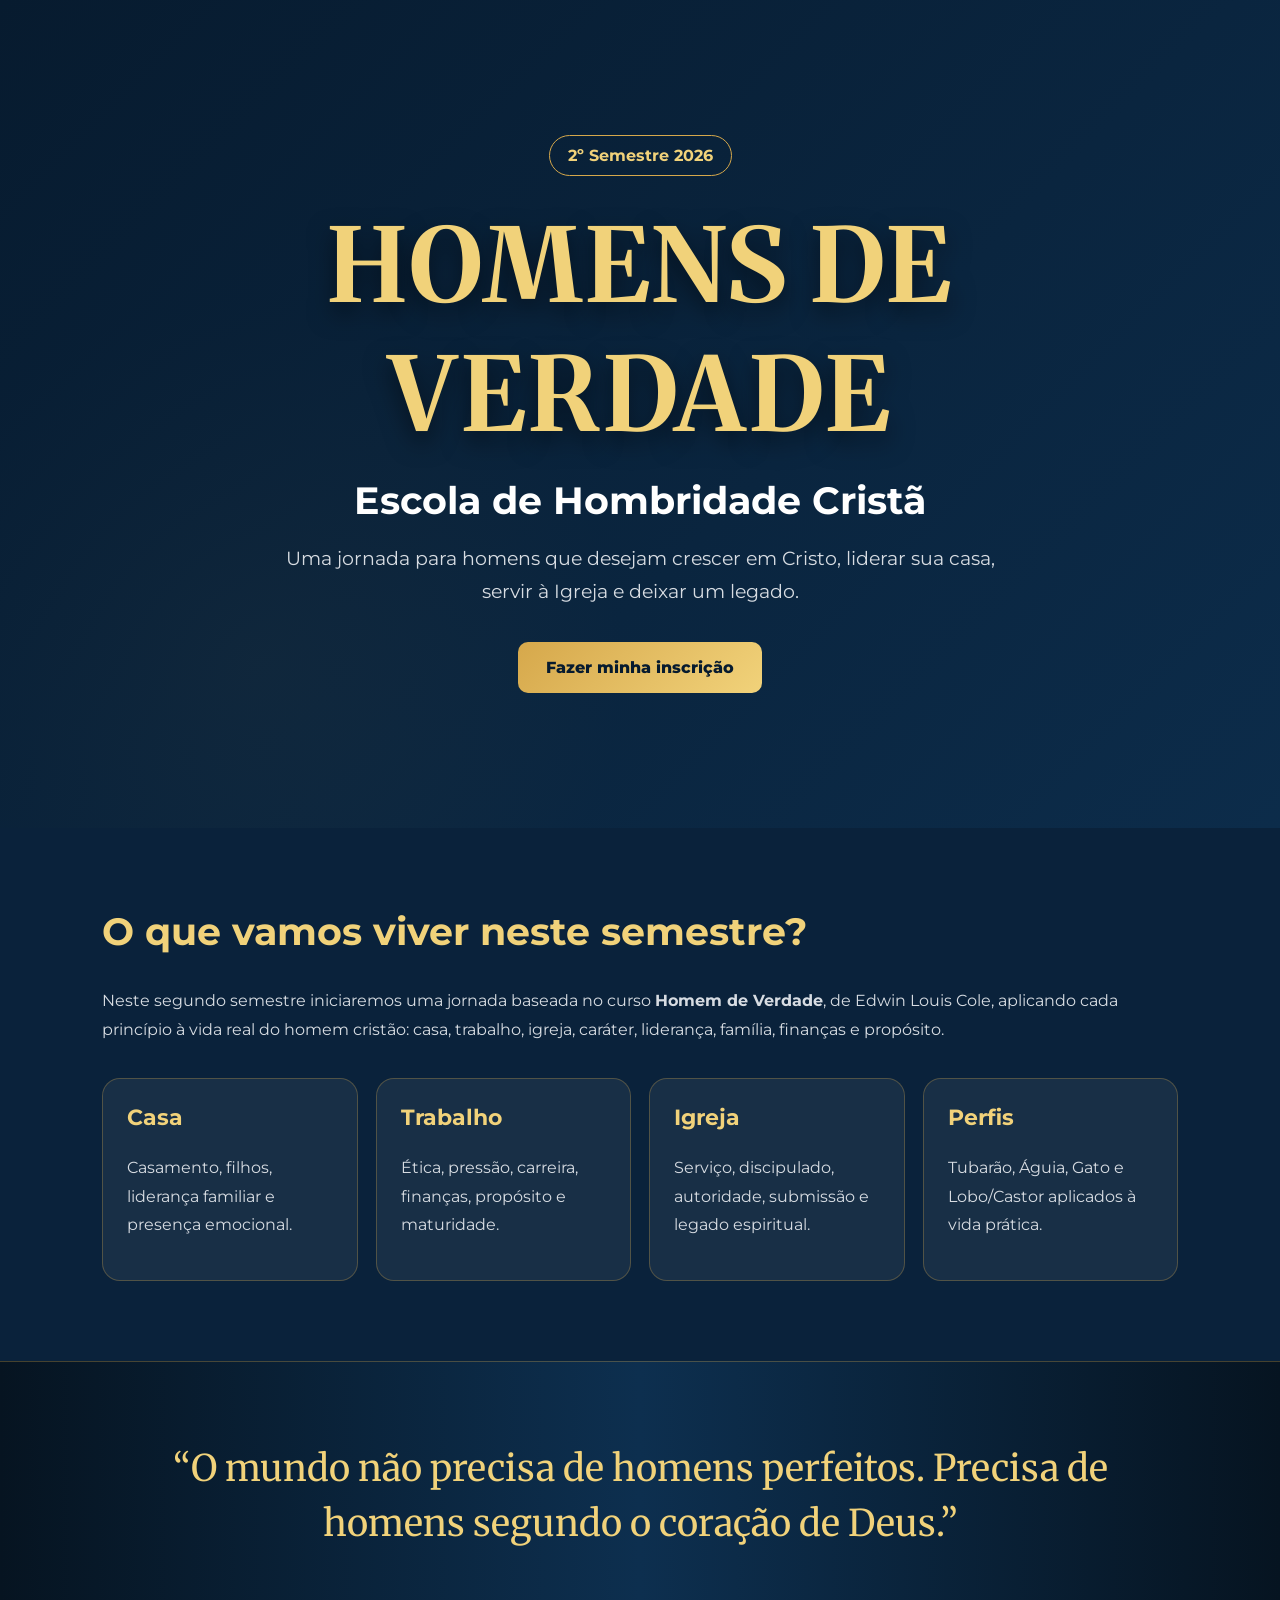
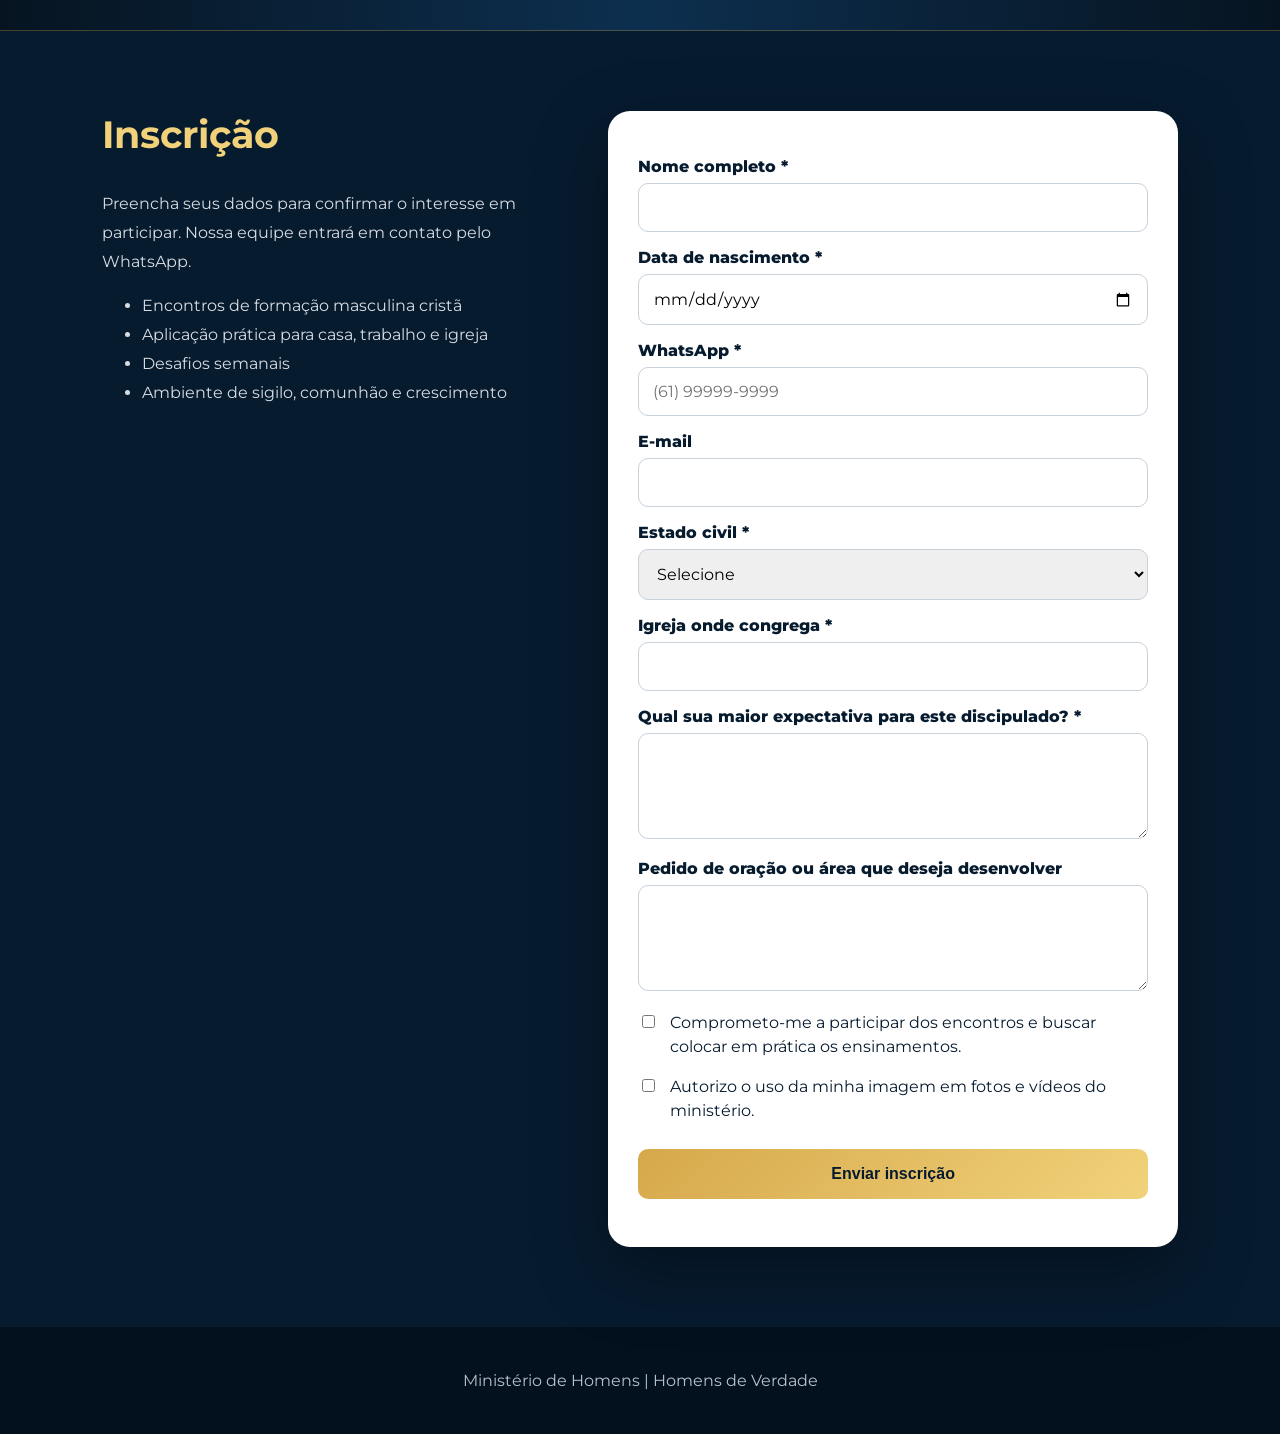
<file: index.html>
<!DOCTYPE html>
<html lang="pt-BR">
<head>
  <meta charset="UTF-8" />
  <meta name="viewport" content="width=device-width, initial-scale=1.0" />
  <title>Discipulado de Homens | Homem de Verdade</title>
  <meta name="description" content="Inscrição para o Discipulado de Homens - Homem de Verdade">
  <link rel="preconnect" href="https://fonts.googleapis.com">
  <link rel="preconnect" href="https://fonts.gstatic.com" crossorigin>
  <link href="https://fonts.googleapis.com/css2?family=Montserrat:wght@400;600;700;800&family=Merriweather:wght@700&display=swap" rel="stylesheet">
  <link rel="stylesheet" href="style.css" />
</head>
<body>
  <main>
    <section class="hero">
      <div class="hero-content">
        <span class="badge">2º Semestre 2026</span>
        <h1>Homens de Verdade</h1>
        <h2>Escola de Hombridade Cristã</h2>
        <p class="lead">Uma jornada para homens que desejam crescer em Cristo, liderar sua casa, servir à Igreja e deixar um legado.</p>
        <a href="#inscricao" class="cta">Fazer minha inscrição</a>
      </div>
    </section>

    <section class="intro">
      <div class="container">
        <h2>O que vamos viver neste semestre?</h2>
        <p>
          Neste segundo semestre iniciaremos uma jornada baseada no curso <strong>Homem de Verdade</strong>,
          de Edwin Louis Cole, aplicando cada princípio à vida real do homem cristão: casa, trabalho, igreja,
          caráter, liderança, família, finanças e propósito.
        </p>

        <div class="cards">
          <div class="card"><h3>Casa</h3><p>Casamento, filhos, liderança familiar e presença emocional.</p></div>
          <div class="card"><h3>Trabalho</h3><p>Ética, pressão, carreira, finanças, propósito e maturidade.</p></div>
          <div class="card"><h3>Igreja</h3><p>Serviço, discipulado, autoridade, submissão e legado espiritual.</p></div>
          <div class="card"><h3>Perfis</h3><p>Tubarão, Águia, Gato e Lobo/Castor aplicados à vida prática.</p></div>
        </div>
      </div>
    </section>

    <section class="quote">
      <div class="container">
        <p>“O mundo não precisa de homens perfeitos. Precisa de homens segundo o coração de Deus.”</p>
      </div>
    </section>

    <section id="inscricao" class="form-section">
      <div class="container form-grid">
        <div class="form-text">
          <h2>Inscrição</h2>
          <p>Preencha seus dados para confirmar o interesse em participar. Nossa equipe entrará em contato pelo WhatsApp.</p>
          <ul>
            <li>Encontros de formação masculina cristã</li>
            <li>Aplicação prática para casa, trabalho e igreja</li>
            <li>Desafios semanais</li>
            <li>Ambiente de sigilo, comunhão e crescimento</li>
          </ul>
        </div>

        <form id="formInscricao">
          <label>Nome completo *</label>
          <input type="text" name="nome" required />

          <label>Data de nascimento *</label>
          <input type="date" name="nascimento" required />

          <label>WhatsApp *</label>
          <input type="tel" name="whatsapp" placeholder="(61) 99999-9999" required />

          <label>E-mail</label>
          <input type="email" name="email" />

          <label>Estado civil *</label>
          <select name="estadoCivil" required>
            <option value="">Selecione</option>
            <option>Solteiro</option>
            <option>Casado</option>
            <option>Noivo</option>
            <option>Divorciado</option>
            <option>Viúvo</option>
          </select>

          <label>Igreja onde congrega *</label>
          <input type="text" name="igreja" required />

          <label>Qual sua maior expectativa para este discipulado? *</label>
          <textarea name="expectativa" rows="4" required></textarea>

          <label>Pedido de oração ou área que deseja desenvolver</label>
          <textarea name="oracao" rows="4"></textarea>

          <div class="check">
            <input type="checkbox" name="compromisso" required />
            <span>Comprometo-me a participar dos encontros e buscar colocar em prática os ensinamentos.</span>
          </div>

          <div class="check">
            <input type="checkbox" name="imagem" />
            <span>Autorizo o uso da minha imagem em fotos e vídeos do ministério.</span>
          </div>

          <button type="submit">Enviar inscrição</button>
          <p id="mensagem"></p>
        </form>
      </div>
    </section>
  </main>

  <footer>
    <p>Ministério de Homens | Homens de Verdade</p>
  </footer>

  <script src="script.js"></script>
</body>
</html>
</file>
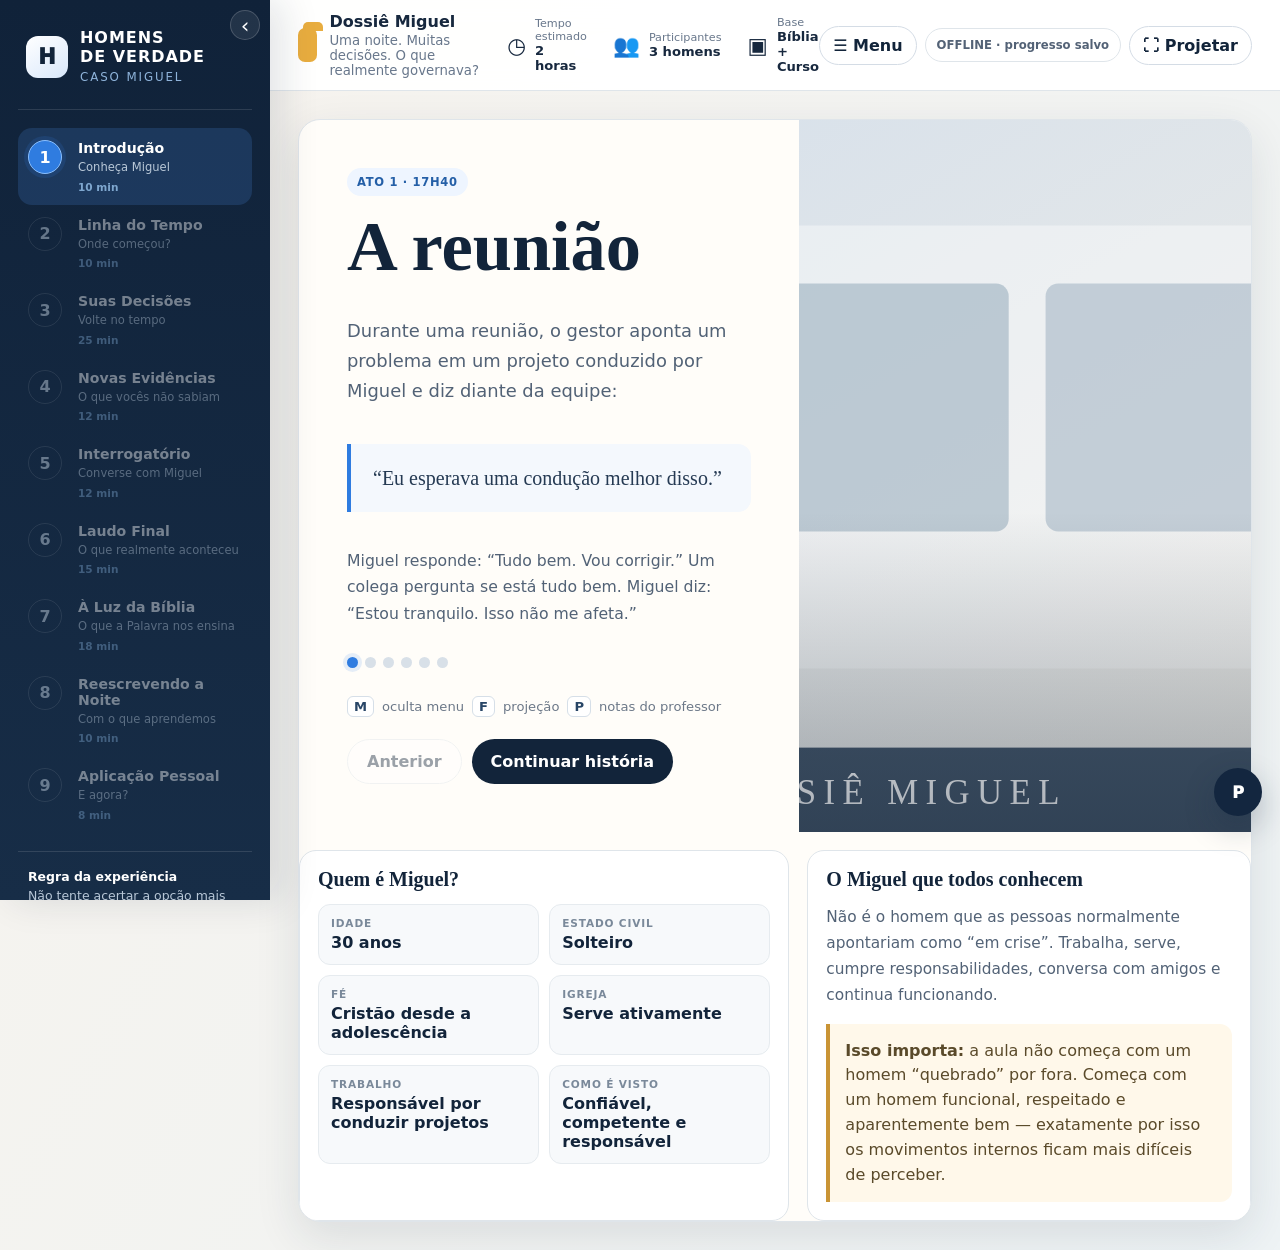
<file: dossie-miguel-offline.html>
<!doctype html>
<html lang="pt-BR">
<head>
<meta charset="utf-8">
<meta name="viewport" content="width=device-width,initial-scale=1">
<meta name="theme-color" content="#f5f1ea">
<title>Dossiê Miguel — Homens de Verdade</title>
<style>
:root{--navy:#12243a;--navy2:#1d3552;--blue:#2f7ce0;--blue2:#eaf3ff;--gold:#c99435;--cream:#f5f1ea;--paper:#fffdf9;--ink:#17283e;--muted:#68778b;--line:#dfe5ea;--green:#5c9c7f;--red:#be665b;--shadow:0 18px 60px rgba(31,45,62,.13)}
*{box-sizing:border-box}html{scroll-behavior:smooth}body{margin:0;background:linear-gradient(120deg,#f7f3ed,#eef3f5);color:var(--ink);font-family:Inter,system-ui,-apple-system,Segoe UI,Roboto,Arial,sans-serif}button,textarea{font:inherit}
.app{min-height:100vh;display:grid;grid-template-columns:270px 1fr;transition:grid-template-columns .28s ease}.app.sidebarCollapsed{grid-template-columns:0 1fr}.sidebar{position:sticky;top:0;height:100vh;background:linear-gradient(180deg,#102239,#172d47);color:#fff;padding:24px 18px 18px;overflow:auto;box-shadow:12px 0 36px rgba(19,36,58,.12);z-index:30;transition:transform .28s ease,opacity .2s ease;position:sticky}.app.sidebarCollapsed .sidebar{transform:translateX(-100%);opacity:0;pointer-events:none}
.sideToggle{position:absolute;right:10px;top:10px;width:30px;height:30px;border-radius:50%;border:1px solid rgba(255,255,255,.18);background:rgba(255,255,255,.08);color:#fff;font-size:1.35rem;cursor:pointer;display:grid;place-items:center}.sideToggle:hover{background:rgba(255,255,255,.15)}.sideRestore{display:none;position:fixed;left:14px;top:104px;z-index:55;width:42px;height:42px;border:0;border-radius:12px;background:#12243a;color:#fff;font-size:1.2rem;box-shadow:0 10px 28px rgba(19,38,63,.2);cursor:pointer}body.sidebarCollapsed .sideRestore{display:block}.logo{display:flex;gap:12px;align-items:center;padding:4px 38px 24px 8px;border-bottom:1px solid rgba(255,255,255,.12)}.logoMark{width:42px;height:42px;border-radius:12px;background:linear-gradient(145deg,#fff,#d9e8fb);color:var(--navy);display:grid;place-items:center;font-weight:1000;font-size:1.3rem}.logoText strong{display:block;font-size:1rem;letter-spacing:.06em}.logoText span{font-size:.74rem;letter-spacing:.16em;color:#8fb4db;text-transform:uppercase}
.nav{padding-top:18px}.navItem{display:grid;grid-template-columns:38px 1fr;gap:12px;align-items:start;padding:12px 10px;border-radius:14px;cursor:pointer;transition:.2s;position:relative}.navItem:hover:not(.locked){background:rgba(255,255,255,.06)}.navItem.active{background:rgba(75,139,224,.20)}.navItem.locked{opacity:.42;cursor:not-allowed}.navNum{width:34px;height:34px;border-radius:50%;display:grid;place-items:center;border:1px solid rgba(255,255,255,.22);font-weight:900;color:#dce9f6}.navItem.active .navNum{background:#2f7ce0;border-color:#8bc0ff;color:#fff;box-shadow:0 0 0 4px rgba(47,124,224,.15)}.navItem.done .navNum{background:#5c9c7f;border-color:#98d0b8}.navLabel strong{display:block;font-size:.88rem}.navLabel span{display:block;font-size:.72rem;color:#b9c8d8;margin-top:4px;line-height:1.35}.navTime{font-size:.66rem;color:#7fa7cf;margin-top:5px;font-weight:800}.sidebarFooter{margin-top:18px;padding:15px 10px;border-top:1px solid rgba(255,255,255,.12);color:#b7c6d6;font-size:.78rem;line-height:1.55}.sidebarFooter b{color:#fff}
.main{min-width:0}.topbar{position:sticky;top:0;z-index:20;min-height:88px;background:rgba(255,255,255,.94);backdrop-filter:blur(13px);border-bottom:1px solid var(--line);display:flex;align-items:center;justify-content:space-between;padding:12px 28px}.topTitle{display:flex;align-items:center;gap:12px}.folder{width:42px;height:34px;border-radius:7px;background:#e8ad3f;position:relative}.folder:before{content:"";position:absolute;left:5px;top:-6px;width:20px;height:9px;background:#e8ad3f;border-radius:5px 5px 0 0}.topTitle strong{display:block}.topTitle span{display:block;color:var(--muted);font-size:.83rem;margin-top:2px}.meta{display:flex;gap:26px;align-items:center}.metaBox{display:flex;gap:9px;align-items:center}.metaIcon{font-size:1.35rem}.metaBox span{display:block;color:var(--muted);font-size:.7rem}.metaBox b{display:block;font-size:.82rem}
.content{max-width:1220px;margin:0 auto;padding:28px}.screen{display:none}.screen.active{display:block;animation:fade .35s ease}@keyframes fade{from{opacity:0;transform:translateY(6px)}to{opacity:1;transform:none}}.card{background:var(--paper);border:1px solid var(--line);border-radius:22px;box-shadow:var(--shadow);overflow:hidden}.hero{display:grid;grid-template-columns:1.05fr .95fr;min-height:560px}.heroCopy{padding:48px;display:flex;flex-direction:column;justify-content:center}.heroImage{position:relative;min-height:420px;background:#dbe4ea}.heroImage img{width:100%;height:100%;object-fit:cover;display:block}.heroImage:after{content:"";position:absolute;inset:0;background:linear-gradient(180deg,transparent 55%,rgba(12,28,48,.35))}
.badge{display:inline-flex;width:max-content;align-items:center;gap:8px;padding:7px 10px;border-radius:999px;background:#eef5ff;color:#245fa7;font-size:.72rem;font-weight:900;letter-spacing:.06em;text-transform:uppercase;margin-bottom:14px}h1,h2,h3{font-family:Georgia,"Times New Roman",serif;color:var(--navy);margin:0 0 14px;line-height:1.05}h1{font-size:clamp(2.6rem,5.5vw,5.2rem)}h2{font-size:clamp(2rem,4vw,3.8rem)}h3{font-size:clamp(1.25rem,2vw,1.85rem)}.lead{font-size:1.12rem;line-height:1.68;color:#526276}.quote{padding:19px 22px;border-left:4px solid var(--blue);background:#f4f8fd;border-radius:0 13px 13px 0;font-family:Georgia,serif;font-size:1.25rem;line-height:1.52;margin:20px 0;color:#253a53}.btnRow{display:flex;gap:10px;flex-wrap:wrap;margin-top:22px}.btn{border:0;border-radius:999px;padding:12px 19px;font-weight:900;cursor:pointer;transition:.2s}.btnPrimary{background:var(--navy);color:#fff}.btnPrimary:hover{transform:translateY(-1px);background:#1a3555}.btnGhost{background:#fff;border:1px solid var(--line);color:var(--navy)}.btn:disabled{opacity:.42;cursor:not-allowed;transform:none}
.sectionCard{padding:34px}.sectionHead{display:flex;justify-content:space-between;gap:16px;align-items:flex-start;margin-bottom:20px}.sectionHead p{max-width:720px;margin:0;color:var(--muted);line-height:1.55}.stepPill{white-space:nowrap;padding:8px 11px;border-radius:999px;background:#f0f5fb;color:#315a84;font-size:.74rem;font-weight:900}.storyDots,.decisionDots{display:flex;gap:7px;margin:14px 0}.storyDots button,.decisionDots button{width:11px;height:11px;border-radius:50%;border:0;background:#d8e0e8;padding:0;cursor:pointer}.storyDots button.active,.decisionDots button.active{background:#2f7ce0;box-shadow:0 0 0 4px rgba(47,124,224,.12)}.decisionDots button.done{background:#5c9c7f}
.timeline{display:grid;gap:10px;margin-top:22px}.timelineRow{display:grid;grid-template-columns:90px 1fr auto;gap:14px;align-items:center;padding:16px 18px;border:1px solid var(--line);background:#fff;border-radius:15px}.time{font-weight:1000;color:#2b67ad}.timelineRow strong{display:block}.timelineRow span{color:var(--muted);font-size:.88rem}.chip{border:1px solid var(--line);background:#fff;color:var(--navy);border-radius:999px;padding:8px 11px;font-weight:800;cursor:pointer}.chip.selected{background:#eaf3ff;border-color:#6ca7ef;color:#245fa7}
.choiceLayout{display:grid;grid-template-columns:.95fr 1.05fr;gap:22px}.sceneImage{min-height:410px;border-radius:18px;overflow:hidden;position:relative;background:#e3e8ec}.sceneImage img{width:100%;height:100%;object-fit:cover;display:block}.sceneImage .caption{position:absolute;left:14px;bottom:14px;background:rgba(255,255,255,.92);padding:8px 10px;border-radius:999px;font-size:.73rem;font-weight:800;color:var(--navy)}.options{display:grid;gap:10px;margin-top:16px}.option{width:100%;text-align:left;border:1px solid var(--line);background:#fff;border-radius:14px;padding:14px 15px;color:var(--ink);cursor:pointer;transition:.2s;box-shadow:0 6px 18px rgba(20,36,58,.035)}.option:hover{border-color:#8ab6ea;transform:translateY(-1px)}.option.selected{border-color:#2f7ce0;background:#f1f7ff;box-shadow:0 0 0 2px rgba(47,124,224,.08) inset}.option b{display:inline-grid;place-items:center;width:28px;height:28px;border-radius:50%;background:#152a43;color:#fff;margin-right:9px}.register{display:none;margin-top:14px;padding:14px;border-radius:14px;background:#f6f8fa;border:1px solid var(--line);color:#5d6c7f}.register.show{display:block}
.evidenceGrid{display:grid;grid-template-columns:repeat(2,1fr);gap:14px}.evidence{position:relative;background:#fff;border:1px solid var(--line);border-radius:17px;padding:19px;transition:.2s;min-height:150px}.evidence.clickable{cursor:pointer}.evidence.clickable:hover{transform:translateY(-2px);box-shadow:0 12px 28px rgba(20,36,58,.08)}.evidence.locked{opacity:.52}.evidence.locked .detail{filter:blur(6px);user-select:none}.evidence .num{font-size:.7rem;font-weight:1000;color:#9b6d22;letter-spacing:.1em}.evidence .detail{margin-top:10px;color:#516174;line-height:1.55;transition:.3s}.evidence.open{background:#fffaf0;border-color:#dfc28d}.evidence.open .detail{filter:none}.poll{display:flex;gap:10px;flex-wrap:wrap;margin-top:18px}
.interrogationGrid{display:grid;grid-template-columns:repeat(2,1fr);gap:12px}.qCard{border:1px solid var(--line);border-radius:15px;background:#fff;padding:17px;cursor:pointer;transition:.2s}.qCard:hover{border-color:#8ab6ea}.qCard.open{background:#f6f9fd}.qCard .answer{display:none;color:#566579;line-height:1.55;margin-top:11px;padding-top:11px;border-top:1px dashed #ccd6df}.qCard.open .answer{display:block}
.reportBanner{background:linear-gradient(120deg,#13263f,#24486e);color:#fff;padding:28px;border-radius:19px;margin-bottom:16px}.reportBanner h3{color:#fff}.reportBanner p{color:#d6e2ee;line-height:1.6}.reportGrid{display:grid;grid-template-columns:repeat(2,1fr);gap:13px}.reportCard{background:#fff;border:1px solid var(--line);border-radius:15px;padding:17px}.reportCard b{color:#7d5a20}.reportCard p{color:#5c6a7c;line-height:1.5}.chain{display:flex;flex-wrap:wrap;gap:8px;align-items:center;margin:20px 0}.chain span{padding:9px 11px;border-radius:999px;background:#eef4fb;color:#254c75;font-weight:900;font-size:.79rem}.chain em{font-style:normal;color:#97a4b2;font-weight:900}
.bibleGrid{display:grid;grid-template-columns:repeat(2,1fr);gap:13px}.bibleCard{background:#fff;border:1px solid var(--line);border-radius:16px;overflow:hidden}.bibleHead{padding:16px 18px;background:#f7f9fb;display:flex;justify-content:space-between;align-items:center;cursor:pointer}.bibleHead strong{color:var(--navy)}.bibleBody{display:none;padding:18px;color:#536276;line-height:1.6}.bibleCard.open .bibleBody{display:block}.bibleQuestion{font-family:Georgia,serif;font-size:1.1rem;color:#263b54;margin-bottom:12px}.rewriteGrid,.mirrorGrid{display:grid;grid-template-columns:repeat(2,1fr);gap:14px}.rewrite,.mirror{background:#fff;border:1px solid var(--line);border-radius:15px;padding:16px}.rewrite label,.mirror label{display:block;font-weight:900;color:var(--navy);margin-bottom:8px}.rewrite textarea,.mirror textarea{width:100%;min-height:110px;border:1px solid #d6dfe7;border-radius:12px;padding:12px;color:var(--ink);background:#fff;resize:vertical}
.profileWrap{display:grid;grid-template-columns:1.05fr .95fr;gap:18px;margin-top:18px}.profileCard{background:#fff;border:1px solid var(--line);border-radius:17px;padding:18px}.profileCard h3{font-size:1.25rem}.profileList{display:grid;grid-template-columns:repeat(2,1fr);gap:10px;margin-top:12px}.profileFact{background:#f7f9fb;border:1px solid #e6ebef;border-radius:12px;padding:12px}.profileFact small{display:block;color:#7a899a;text-transform:uppercase;letter-spacing:.08em;font-size:.66rem;font-weight:900}.profileFact b{display:block;color:var(--navy);margin-top:4px}.profileNote{padding:15px;border-left:4px solid var(--gold);background:#fff8ea;border-radius:0 12px 12px 0;color:#5a4a2a;line-height:1.55}.notice{padding:12px 14px;border-radius:12px;background:#fff7e8;border:1px solid #ecd39e;color:#72551f;margin-top:14px;font-size:.88rem}.toast{position:fixed;left:50%;bottom:24px;transform:translate(-50%,20px);opacity:0;pointer-events:none;z-index:100;background:#12243a;color:#fff;padding:11px 16px;border-radius:999px;box-shadow:var(--shadow);transition:.25s}.toast.show{opacity:1;transform:translate(-50%,0)}
.teacher{position:fixed;right:18px;bottom:84px;z-index:60;width:48px;height:48px;border:0;border-radius:50%;background:#13263f;color:#fff;font-weight:1000;cursor:pointer;box-shadow:0 12px 30px rgba(19,38,63,.25)}.teacherPanel{display:none;position:fixed;right:76px;bottom:82px;z-index:60;width:min(480px,calc(100vw - 110px));max-height:72vh;overflow:auto;background:#fff;border:1px solid var(--line);border-radius:17px;padding:20px;box-shadow:var(--shadow)}.teacherPanel.show{display:block}.teacherPanel h4{margin:0 0 5px;color:var(--navy);font-size:1.15rem}.teacherPanel .guideIntro{margin:0 0 14px;color:#738094;font-size:.82rem}.teacherGuide{color:#536276;line-height:1.58}.teacherGuide h5{margin:14px 0 5px;color:var(--navy);font-size:.9rem}.teacherGuide ul{padding-left:19px;margin:6px 0 12px}.teacherGuide li{margin:5px 0}.teacherActions{display:flex;gap:8px;flex-wrap:wrap}.teacherActions .btn{margin-top:14px}.privacyNote{font-size:.78rem;color:#758397;margin:13px 0 0;line-height:1.45}.topActions{display:flex;align-items:center;gap:8px;margin-left:auto}.saveStatus{font-size:.73rem;font-weight:900;color:#536276;background:#fff;border:1px solid var(--line);padding:9px 11px;border-radius:999px;white-space:nowrap}.projectBtn{border:1px solid #d4dce5;background:#fff;color:var(--navy);font-weight:900;border-radius:999px;padding:9px 13px;cursor:pointer;white-space:nowrap}.projectBtn:hover{background:#edf4fb}.mobileNav{display:none}
@media(max-width:980px){.topActions{margin-left:0;width:100%;justify-content:flex-end}.app,.app.sidebarCollapsed{grid-template-columns:1fr}.sidebar{display:none}.sideRestore{display:none!important}.topbar{height:auto;padding:12px 15px;gap:10px;flex-wrap:wrap}.meta{gap:12px}.metaBox:nth-child(2){display:none}.content{padding:15px}.hero,.choiceLayout{grid-template-columns:1fr}.heroImage{min-height:320px}.heroCopy{padding:28px}.mobileNav{display:flex;overflow:auto;gap:7px;width:100%;padding-top:8px}.mobileNav button{white-space:nowrap;border:1px solid var(--line);background:#fff;padding:8px 10px;border-radius:999px;color:var(--navy);font-size:.75rem;font-weight:900}.mobileNav button.active{background:#eaf3ff;border-color:#6ca7ef;color:#245fa7}.mobileNav button.locked{opacity:.4}}
@media(max-width:760px){.profileWrap,.profileList{grid-template-columns:1fr}}@media(max-width:680px){.meta{display:none}.evidenceGrid,.interrogationGrid,.reportGrid,.bibleGrid,.rewriteGrid,.mirrorGrid{grid-template-columns:1fr}.timelineRow{grid-template-columns:68px 1fr}.timelineRow .chip{grid-column:2}}
</style>
<style>
/* Upgrade de leitura e projeção */
body{font-size:16px}
.sidebar{scrollbar-width:thin}
.card{box-shadow:0 15px 45px rgba(31,45,62,.11)}
.heroImage img,.sceneImage img{background:#e8edf2}
.option:focus-visible,.chip:focus-visible,.btn:focus-visible,.navItem:focus-visible,.qCard:focus-visible{outline:3px solid #76afe9;outline-offset:3px}
.investigatorPrompt{border:1px solid #d9e5f0;border-radius:16px;background:linear-gradient(115deg,#f0f7ff,#fffdf7);padding:16px 18px;margin-top:16px}
.investigatorPrompt strong{color:#204e83;display:block;font-size:.78rem;letter-spacing:.09em;text-transform:uppercase;margin-bottom:5px}
.investigatorPrompt p{margin:0;color:#405672;line-height:1.5}
.helpStrip{display:flex;gap:8px;align-items:center;flex-wrap:wrap;margin-top:14px;font-size:.82rem;color:#6c7888}
.key{border:1px solid #d6dfe8;border-radius:6px;background:#fff;padding:2px 6px;color:#284566;font-weight:900}
@media(min-width:1150px){body.sidebarCollapsed .content{max-width:1360px}body.sidebarCollapsed .hero{min-height:690px}}
@media print{.sidebar,.topActions,.teacher,.teacherPanel,.mobileNav,.btnRow,.sideRestore{display:none!important}.app{display:block}.card{box-shadow:none}.screen{display:block}}
</style>
</head>
<body>
<div class="app">
<aside class="sidebar">
<button class="sideToggle" onclick="toggleSidebar()" title="Ocultar painel">‹</button>
<div class="logo"><div class="logoMark">H</div><div class="logoText"><strong>HOMENS<br>DE VERDADE</strong><span>Caso Miguel</span></div></div>
<nav class="nav" id="nav"></nav>
<div class="sidebarFooter"><b>Regra da experiência</b><br>Não tente acertar a opção mais espiritual. Escolha o que parece mais realista. O laudo vem depois.</div>
</aside>
<main class="main">
<header class="topbar">
<div class="topTitle"><div class="folder"></div><div><strong>Dossiê Miguel</strong><span>Uma noite. Muitas decisões. O que realmente governava?</span></div></div>
<div class="meta"><div class="metaBox"><div class="metaIcon">◷</div><div><span>Tempo estimado</span><b>2 horas</b></div></div><div class="metaBox"><div class="metaIcon">👥</div><div><span>Participantes</span><b>3 homens</b></div></div><div class="metaBox"><div class="metaIcon">▣</div><div><span>Base</span><b>Bíblia + Curso</b></div></div></div>
<div class="topActions"><button class="projectBtn" onclick="toggleSidebar()" title="Mostrar ou esconder o menu (M)">☰ Menu</button><span id="saveStatus" class="saveStatus">Progresso local</span><button class="projectBtn" onclick="toggleFullscreen()" title="Atalho F">⛶ Projetar</button></div>
<div class="mobileNav" id="mobileNav"></div>
</header>
<div class="content" id="content"></div>
</main>
</div>
<button class="sideRestore" id="sideRestore" onclick="toggleSidebar()" title="Mostrar painel">☰</button>
<button class="teacher" id="teacherBtn">P</button>
<div class="teacherPanel" id="teacherPanel"><h4>Guia do facilitador</h4><p class="guideIntro">Apoio de condução · atalho P para abrir/fechar</p><div id="teacherText" class="teacherGuide"></div><div class="teacherActions"><button class="btn btnGhost" onclick="toggleTeacherUnlock()">Liberar/limitar navegação</button><button class="btn btnGhost" onclick="downloadReport()">Exportar resumo (.txt)</button></div><p class="privacyNote">O progresso do caso fica apenas neste navegador. As respostas pessoais do último módulo não são guardadas nem enviadas.</p></div>
<div class="toast" id="toast"></div>

<script>
const sections=[
{n:1,title:"Introdução",sub:"Conheça Miguel",time:"10 min"},
{n:2,title:"Linha do Tempo",sub:"Onde começou?",time:"10 min"},
{n:3,title:"Suas Decisões",sub:"Volte no tempo",time:"25 min"},
{n:4,title:"Novas Evidências",sub:"O que vocês não sabiam",time:"12 min"},
{n:5,title:"Interrogatório",sub:"Converse com Miguel",time:"12 min"},
{n:6,title:"Laudo Final",sub:"O que realmente aconteceu",time:"15 min"},
{n:7,title:"À Luz da Bíblia",sub:"O que a Palavra nos ensina",time:"18 min"},
{n:8,title:"Reescrevendo a Noite",sub:"Com o que aprendemos",time:"10 min"},
{n:9,title:"Aplicação Pessoal",sub:"E agora?",time:"8 min"}
];
const photos={office:"data:image/svg+xml;charset=UTF-8,"+encodeURIComponent("<svg xmlns=\"http://www.w3.org/2000/svg\" viewBox=\"0 0 1200 675\"><defs><linearGradient id=\"g\" x2=\"1\" y2=\"1\"><stop stop-color=\"#d4dfeb\"/><stop offset=\"1\" stop-color=\"#f6f1e7\"/></linearGradient></defs><rect width=\"1200\" height=\"675\" fill=\"url(#g)\"/><circle cx=\"1040\" cy=\"120\" r=\"160\" fill=\"#c79648\" opacity=\".21\"/><rect x=\"90\" y=\"100\" width=\"1020\" height=\"420\" rx=\"22\" fill=\"#fff\" opacity=\".38\"/><rect x=\"165\" y=\"155\" width=\"420\" height=\"235\" rx=\"12\" fill=\"#8ca3b6\" opacity=\".5\"/><rect x=\"620\" y=\"155\" width=\"410\" height=\"235\" rx=\"12\" fill=\"#8ca3b6\" opacity=\".45\"/><rect x=\"0\" y=\"595\" width=\"1200\" height=\"80\" fill=\"#283e55\" opacity=\".85\"/><text x=\"54\" y=\"648\" font-size=\"33\" font-family=\"Georgia,serif\" letter-spacing=\"7\" fill=\"#fff\">REUNIÃO · DOSSIÊ MIGUEL</text></svg>"),
car:"data:image/svg+xml;charset=UTF-8,"+encodeURIComponent("<svg xmlns=\"http://www.w3.org/2000/svg\" viewBox=\"0 0 1200 675\"><defs><linearGradient id=\"g\" x2=\"1\" y2=\"1\"><stop stop-color=\"#c2d4e5\"/><stop offset=\"1\" stop-color=\"#f6f1e7\"/></linearGradient></defs><rect width=\"1200\" height=\"675\" fill=\"url(#g)\"/><circle cx=\"1040\" cy=\"120\" r=\"160\" fill=\"#d4aa6d\" opacity=\".21\"/><path d=\"M0 510 L440 250 L760 250 L1200 530 V675 H0Z\" fill=\"#56748e\" opacity=\".5\"/><path d=\"M430 675 L560 260 H640 L770 675\" fill=\"#f3e4bd\" opacity=\".7\"/><path d=\"M600 255 V675\" stroke=\"#e2b768\" stroke-width=\"12\" stroke-dasharray=\"28 30\"/><rect x=\"0\" y=\"595\" width=\"1200\" height=\"80\" fill=\"#2c4967\" opacity=\".85\"/><text x=\"54\" y=\"648\" font-size=\"33\" font-family=\"Georgia,serif\" letter-spacing=\"7\" fill=\"#fff\">CAMINHO · DOSSIÊ MIGUEL</text></svg>"),
friends:"data:image/svg+xml;charset=UTF-8,"+encodeURIComponent("<svg xmlns=\"http://www.w3.org/2000/svg\" viewBox=\"0 0 1200 675\"><defs><linearGradient id=\"g\" x2=\"1\" y2=\"1\"><stop stop-color=\"#e6dbcc\"/><stop offset=\"1\" stop-color=\"#f6f1e7\"/></linearGradient></defs><rect width=\"1200\" height=\"675\" fill=\"url(#g)\"/><circle cx=\"1040\" cy=\"120\" r=\"160\" fill=\"#c89b5e\" opacity=\".21\"/><circle cx=\"290\" cy=\"310\" r=\"90\" fill=\"#8195a1\"/><circle cx=\"600\" cy=\"265\" r=\"90\" fill=\"#668395\"/><circle cx=\"900\" cy=\"315\" r=\"90\" fill=\"#8195a1\"/><path d=\"M110 560 Q300 290 470 560 M430 550 Q600 260 790 550 M720 565 Q900 300 1080 565\" fill=\"#506b7c\" opacity=\".85\"/><rect x=\"0\" y=\"595\" width=\"1200\" height=\"80\" fill=\"#3b5668\" opacity=\".85\"/><text x=\"54\" y=\"648\" font-size=\"33\" font-family=\"Georgia,serif\" letter-spacing=\"7\" fill=\"#fff\">ENCONTRO · DOSSIÊ MIGUEL</text></svg>"),
home:"data:image/svg+xml;charset=UTF-8,"+encodeURIComponent("<svg xmlns=\"http://www.w3.org/2000/svg\" viewBox=\"0 0 1200 675\"><defs><linearGradient id=\"g\" x2=\"1\" y2=\"1\"><stop stop-color=\"#d6dfe0\"/><stop offset=\"1\" stop-color=\"#f6f1e7\"/></linearGradient></defs><rect width=\"1200\" height=\"675\" fill=\"url(#g)\"/><circle cx=\"1040\" cy=\"120\" r=\"160\" fill=\"#dbb779\" opacity=\".21\"/><rect x=\"100\" y=\"120\" width=\"1000\" height=\"440\" rx=\"30\" fill=\"#fff\" opacity=\".35\"/><rect x=\"160\" y=\"405\" width=\"610\" height=\"140\" rx=\"30\" fill=\"#425f75\"/><circle cx=\"490\" cy=\"350\" r=\"75\" fill=\"#8197a9\"/><rect x=\"820\" y=\"210\" width=\"170\" height=\"250\" rx=\"18\" fill=\"#728ca1\"/><rect x=\"0\" y=\"595\" width=\"1200\" height=\"80\" fill=\"#283a4d\" opacity=\".85\"/><text x=\"54\" y=\"648\" font-size=\"33\" font-family=\"Georgia,serif\" letter-spacing=\"7\" fill=\"#fff\">EM CASA · DOSSIÊ MIGUEL</text></svg>"),
phone:"data:image/svg+xml;charset=UTF-8,"+encodeURIComponent("<svg xmlns=\"http://www.w3.org/2000/svg\" viewBox=\"0 0 1200 675\"><defs><linearGradient id=\"g\" x2=\"1\" y2=\"1\"><stop stop-color=\"#c7d7e8\"/><stop offset=\"1\" stop-color=\"#f6f1e7\"/></linearGradient></defs><rect width=\"1200\" height=\"675\" fill=\"url(#g)\"/><circle cx=\"1040\" cy=\"120\" r=\"160\" fill=\"#c18b47\" opacity=\".21\"/><rect x=\"420\" y=\"70\" width=\"360\" height=\"560\" rx=\"50\" fill=\"#162d43\"/><rect x=\"450\" y=\"115\" width=\"300\" height=\"445\" rx=\"22\" fill=\"#dbe7ec\"/><circle cx=\"600\" cy=\"593\" r=\"20\" fill=\"#c79648\"/><rect x=\"485\" y=\"175\" width=\"230\" height=\"140\" rx=\"20\" fill=\"#8cacc6\"/><rect x=\"485\" y=\"347\" width=\"200\" height=\"22\" rx=\"10\" fill=\"#94a9bb\"/><rect x=\"485\" y=\"393\" width=\"140\" height=\"22\" rx=\"10\" fill=\"#94a9bb\"/><rect x=\"0\" y=\"595\" width=\"1200\" height=\"80\" fill=\"#192c43\" opacity=\".85\"/><text x=\"54\" y=\"648\" font-size=\"33\" font-family=\"Georgia,serif\" letter-spacing=\"7\" fill=\"#fff\">CELULAR · DOSSIÊ MIGUEL</text></svg>")};
const story=[
{time:"17h40",title:"A reunião",img:"office",body:"Durante uma reunião, o gestor aponta um problema em um projeto conduzido por Miguel e diz diante da equipe:",quote:"“Eu esperava uma condução melhor disso.”",extra:"Miguel responde: “Tudo bem. Vou corrigir.” Um colega pergunta se está tudo bem. Miguel diz: “Estou tranquilo. Isso não me afeta.”"},
{time:"17h52",title:"O corredor",img:"office",body:"Miguel sai da sala e continua funcionando normalmente. Ele responde uma mensagem de trabalho, cumprimenta duas pessoas no corredor e já pensa no que precisa corrigir.",quote:"Por fora, nada parece ter mudado.",extra:"Esse é um ponto importante do caso: desempenho e funcionamento não revelam, sozinhos, o que está acontecendo por dentro."},
{time:"18h05",title:"No carro",img:"car",body:"A reunião começa a se repetir dentro da cabeça de Miguel.",quote:"“Ele fez isso para me diminuir.” · “Ninguém respeita o que eu faço.” · “Se eu não provar que sou bom, vão passar por cima de mim.”",extra:"O fato externo permaneceu o mesmo. O significado interno começou a crescer."},
{time:"20h10",title:"O cancelamento",img:"friends",body:"Miguel tinha combinado de encontrar alguns amigos. Cancela e diz que está cansado.",quote:"“Hoje não vou. Preciso ficar quieto.”",extra:"Em casa, pede mais comida do que normalmente pediria e começa a alternar entre vídeos, redes e conteúdo aleatório."},
{time:"21h22",title:"A comparação",img:"home",body:"Entre um vídeo e outro, Miguel vê gente viajando, sendo promovida, namorando e casando.",quote:"“Todo mundo está avançando e eu estou ficando para trás.”",extra:"Uma hora passa. Depois outra. O problema do trabalho não foi resolvido; a sensação dentro dele também não."},
{time:"23h34",title:"A negociação",img:"phone",body:"Surge conteúdo sensual. Miguel fecha. Alguns minutos depois, volta.",quote:"“Só vou olhar.” · “Eu já estou mal mesmo.” · “É só hoje.” · “Amanhã eu recomeço.”",extra:"Às 00h17, depois da queda, ele pensa: “Sou muito fraco. Deus deve estar cansado de mim.”"}
];
const decisions=[
{time:"17:42",title:"Dois minutos depois",img:"office",text:"A reunião acabou. Miguel ainda tem quase duas horas de expediente.",q:"Sem pensar no ideal: o que ele faz agora?",opts:[["Volta para a mesa e começa a corrigir o projeto imediatamente.","responsabilidade","desempenho pode virar tentativa de recuperar valor"],["Vai buscar água ou café e fica alguns minutos sozinho.","pausa","a pausa pode virar adiamento sem enfrentamento"],["Manda ao gestor: “Depois queria entender melhor seu ponto.”","clareza","a conversa também pode servir para se justificar"],["Manda a um colega: “Você também achou desnecessário o jeito que ele falou?”","validação","a pergunta já conduz a resposta do colega"]]},
{time:"18:18",title:"No caminho para casa",img:"car",text:"A reunião volta à cabeça. Miguel percebe que está irritado.",q:"Qual reação parece mais realista?",opts:[["Coloca música ou podcast e tenta parar de pensar nisso.","distração","pode apenas empurrar o assunto para depois"],["Repete a reunião mentalmente e monta o que gostaria de ter respondido.","controle","ruminação pode fortalecer a própria narrativa"],["Manda áudio: “Dia péssimo. Acho que meu chefe passou do ponto.”","conexão","ele já apresenta interpretação como fato"],["Para para comer ou tomar algo antes de seguir para casa.","conforto","o consumo pode virar rota automática de regulação"]]},
{time:"19:32",title:"Uma publicação no feed",img:"phone",text:"Miguel vê alguém da mesma idade anunciando uma promoção profissional.",q:"Qual pensamento parece mais provável surgir primeiro?",opts:[["“Eu devia estar mais longe na carreira.”","comparação","crescimento pode virar cobrança identitária"],["“Preciso procurar outra oportunidade.”","movimento","uma decisão grande pode nascer de emoção não examinada"],["“Que bom para ele.” e continua rolando o feed.","normalidade","seguir rolando ainda pode alimentar comparação"],["“Meu problema é que me acomodei.”","autocrítica","a crítica pode virar acusação total contra si"]]},
{time:"20:05",title:"O compromisso da noite",img:"friends",text:"Miguel tinha marcado de encontrar três amigos. Está cansado e sem muita vontade.",q:"O que ele provavelmente faria?",opts:[["Vai e tenta agir normalmente para ver se melhora.","presença","pode estar acompanhado e continuar escondido"],["Cancela e diz que está cansado; prefere ficar em casa.","descanso","ficar sozinho pode ser o caminho mais confortável para não ser visto"],["Vai, fica pouco tempo e volta cedo.","equilíbrio","cumprir presença não significa permitir conversa real"],["Manda: “Hoje estou meio estranho. Vocês vão ficar até que horas?”","abertura","a porta foi aberta, mas ainda pode ser fechada"]]},
{time:"21:22",title:"Finalmente em casa",img:"home",text:"O apartamento está silencioso. O trabalho e a comparação continuam dentro dele.",q:"O que ele faz primeiro?",opts:[["Abre o notebook e adianta trabalho para segunda.","produtividade","produção pode virar tentativa de recuperar valor"],["Pede comida, escolhe uma série e deixa para amanhã.","lazer","a questão é o papel que isso exerce nessa noite"],["Deita no sofá e passa vídeos curtos sem escolher nada.","automatismo","o fluxo aumenta estímulo e prolonga a fuga"],["Toma banho, fica sem tela e depois decide o que fazer.","regulação","acalmar ajuda, mas não resolve sozinho o coração"]]},
{time:"22:04",title:"Uma mensagem chega",img:"home",text:"Um amigo manda: “Sumiu hoje. Tudo certo?”",q:"Qual resposta é mais provável?",opts:[["“Tudo certo, só cansado.”","proteção","pode ser verdade parcial usada para continuar invisível"],["“Dia ruim no trabalho. Depois te conto.”","abertura","cria uma ponte, mas ainda pode não atravessá-la"],["Visualiza e responde só no dia seguinte.","adiamento","ganha espaço, mas mantém isolamento"],["Responde com uma piada e muda de assunto.","máscara","humor pode aliviar e também esconder"]]},
{time:"23:31",title:"Um conteúdo aparece",img:"phone",text:"Miguel está no celular e surge uma sequência de imagens sensuais. Ele percebe que está vulnerável.",q:"Qual reação parece mais realista?",opts:[["Passa rápido para o próximo conteúdo e continua no aplicativo.","desvio","o ambiente e a vulnerabilidade continuam iguais"],["Fecha o aplicativo e abre outro.","mudança","trocar o estímulo pode manter a mesma lógica de fuga"],["Fica alguns segundos, fecha e diz que não vai voltar.","limite","a negociação com o limite já começou"],["Coloca o celular virado para baixo e vai para outro cômodo.","distância","mudar ambiente ajuda, mas não explica toda a cadeia"]]},
{time:"00:17",title:"Depois da noite",img:"home",text:"Miguel deita cansado, envergonhado e ainda pensando no trabalho.",q:"Qual frase mais combina com o que ele pensa?",opts:[["“Amanhã eu me organizo e não deixo isso acontecer de novo.”","controle","estrutura ajuda, mas pode ignorar o que alimentou a noite"],["“Sou fraco demais. Deus deve estar cansado de mim.”","vergonha","condenação pode aprofundar o ciclo"],["“Foi só um dia ruim. Melhor esquecer.”","minimização","ignorar reduz dor, mas também aprendizado"],["“Preciso entender como cheguei até aqui.”","consciência","entender é importante, mas não substitui mudança concreta"]]}
];
const STORAGE_KEY="dossie-miguel-offline-progress-v8";
const initialState=()=>{
 const base={sec:1,maxUnlocked:1,teacherUnlock:false,sidebarCollapsed:false,storyIndex:0,decision:0,choices:Array(decisions.length).fill(null),timeline:[],openedEvidence:0,poll:null,openQs:[],bibleOpen:[],rewrite:["","","",""],mirror:["","","","","",""]};
 try{
  const raw=localStorage.getItem(STORAGE_KEY);
  if(!raw)return base;
  const saved=JSON.parse(raw);
  if(!saved||saved.version!==8||!saved.state)return base;
  const p=saved.state;
  return {...base,...p,teacherUnlock:false,mirror:base.mirror,
    choices:Array.from({length:decisions.length},(_,i)=>p.choices?.[i]||null),
    rewrite:Array.from({length:4},(_,i)=>typeof p.rewrite?.[i]==="string"?p.rewrite[i]:""),
    timeline:Array.isArray(p.timeline)?p.timeline:[],
    openQs:Array.isArray(p.openQs)?p.openQs:[],
    bibleOpen:Array.isArray(p.bibleOpen)?p.bibleOpen:[]
  };
 }catch(e){return base}
};
let state=initialState();
const teacherNotes={
1:'<div><b>Tempo: 10 minutos</b><p>Apresente Miguel como alguém funcional, respeitado e aparentemente bem. Leia uma cena por vez. Não explique a cadeia psicológica ainda.</p><h5>Perguntas de abertura</h5><ul><li>O que sabemos de fato sobre Miguel?</li><li>O que ainda estamos supondo sobre ele?</li><li>Que imagem ele parece precisar manter diante dos outros?</li></ul><h5>Cuide para não</h5><p>Não transformar o caso em sermão sobre pornografia desde o começo. A história precisa ser ouvida antes do julgamento.</p></div>',
2:'<div><b>Tempo: 10 minutos</b><p>Cada um marca o momento em que acredita que a noite começou a desandar. Aceite divergências e peça uma justificativa curta.</p><h5>Perguntas</h5><ul><li>O problema começou no ato final ou antes?</li><li>Qual é fato observável e qual é interpretação?</li><li>O que mudaria se Miguel tivesse pedido ajuda às 18h05?</li></ul><h5>Transição</h5><p>“Guardem a hipótese. Não vamos decidir ainda se ela está certa.”</p></div>',
3:'<div><b>Tempo: 25 minutos · 8 decisões</b><p>Deixe o trio discutir antes de selecionar. Revezem os papéis: Investigador do Fato, Investigador do Coração e Investigador do Contraponto. Não há feedback de certo/errado durante a escolha.</p><h5>Regra essencial</h5><ul><li>Não pergunte “qual é a resposta cristã?”. Pergunte “o que ele provavelmente faria de verdade?”.</li><li>Peça que defendam a opção escolhida sem tentar adivinhar a pegadinha.</li><li>Não revele os pontos cegos até o laudo.</li></ul><h5>Se a conversa travar</h5><p>“Qual opção parece mais fácil de justificar para si mesmo naquela hora?”</p></div>',
4:'<div><b>Tempo: 12 minutos</b><p>Abra os quatro arquivos na ordem. Depois pergunte se o novo contexto muda o julgamento.</p><h5>Não deixe passar</h5><ul><li>História e cansaço ajudam a explicar vulnerabilidades.</li><li>Explicação não é destino nem absolvição automática.</li><li>Responsabilidade não exige fingir que o contexto não existe.</li></ul><p>Frase de transição: “Entender onde um padrão nasceu explica sua presença. Não autoriza sua permanência.”</p></div>',
5:'<div><b>Tempo: 12 minutos</b><p>Abra ao menos três perguntas. Distribua uma pergunta por homem e peça que escutem a resposta inteira antes de comentar.</p><h5>O que observar</h5><ul><li>O desejo de alívio aparece antes do conteúdo sexual.</li><li>Miguel já estava se isolando antes da escolha final.</li><li>Vergonha pode manter o ciclo, não apenas encerrá-lo.</li></ul><p>Não diagnostique Miguel. Investigue a sequência descrita no caso.</p></div>',
6:'<div><b>Tempo: 15 minutos</b><p>Leia o laudo a partir das escolhas reais do grupo. Conecte os horários sem afirmar que todos os homens vivem o mesmo padrão.</p><h5>Reconstrução</h5><ul><li>Fato → interpretação → crença → emoção.</li><li>Desejo de alívio → impulso → negociação → escolha.</li><li>Fruto imediato → culpa/vergonha → isolamento → risco de repetição.</li></ul><p>Frase-chave: “Contexto explica comportamento. Não elimina responsabilidade. Responsabilidade não exige ignorar contexto.”</p></div>',
7:'<div><b>Tempo: 18 minutos</b><p>Peça que abram a Bíblia e leiam cada passagem no contexto. Só depois abram a síntese do aplicativo.</p><h5>Conexões</h5><ul><li>Tiago 1:14–15: o processo importa; tentação não é sinônimo de pecado consumado.</li><li>1 Coríntios 6:12: liberdade e domínio — o que começou a governar?</li><li>Efésios 4:26–27: sentir raiva não é automaticamente pecar; o que fazemos com ela importa.</li><li>Gálatas 5:16,22–25: domínio próprio como fruto de andar no Espírito, não mera força de vontade.</li></ul><p>Evite vergonha sexual simplista e não trate emoção como fraqueza.</p></div>',
8:'<div><b>Tempo: 10 minutos</b><p>Agora retire as alternativas. O trio precisa reescrever quatro momentos com respostas concretas e realistas.</p><h5>Peça especificidade</h5><ul><li>Qual frase ele diria?</li><li>Que limite mudaria o ambiente?</li><li>Quem ele procuraria e quando?</li><li>Como transformaria entendimento em prática?</li></ul><p>Evite respostas genéricas como “ter mais fé” sem uma ação observável.</p></div>',
9:'<div><b>Tempo: 8 minutos</b><p>Leia “Miguel não está nesta sala”. Dê silêncio para respostas pessoais; ninguém é obrigado a ler ou compartilhar o que escreveu.</p><h5>Fechamento</h5><ul><li>Qual padrão preciso reconhecer?</li><li>Qual limite preciso decidir antes da próxima pressão?</li><li>Quem pode me ajudar a não enfrentar isso isolado?</li></ul><p>Encerre em oração. Não use as respostas pessoais como prestação de contas pública.</p></div>'
};
function esc(s){return String(s).replace(/[&<>"]/g,c=>({"&":"&amp;","<":"&lt;",">":"&gt;",'"':"&quot;"}[c]))}
function toggleSidebar(){state.sidebarCollapsed=!state.sidebarCollapsed;document.querySelector(".app").classList.toggle("sidebarCollapsed",state.sidebarCollapsed);document.body.classList.toggle("sidebarCollapsed",state.sidebarCollapsed);saveProgress()}
function showToast(msg){const t=document.getElementById("toast");t.textContent=msg;t.classList.add("show");setTimeout(()=>t.classList.remove("show"),2200)}
function saveProgress(){
 try{
  const saved={version:8,state:{sec:state.sec,maxUnlocked:state.maxUnlocked,sidebarCollapsed:state.sidebarCollapsed,storyIndex:state.storyIndex,decision:state.decision,choices:state.choices,timeline:state.timeline,openedEvidence:state.openedEvidence,poll:state.poll,openQs:state.openQs,bibleOpen:state.bibleOpen,rewrite:state.rewrite}};
  localStorage.setItem(STORAGE_KEY,JSON.stringify(saved));return true;
 }catch(e){return false}
}
function updateSaveStatus(){
 const el=document.getElementById("saveStatus");if(!el)return;
 const offline=Object.values(photos).every(src=>src.startsWith("data:"));
 const saved=(()=>{try{return !!localStorage.getItem(STORAGE_KEY)}catch(e){return false}})();
 el.textContent=offline?(saved?"OFFLINE · progresso salvo":"OFFLINE · arquivo local"):(saved?"FOTOS ONLINE · progresso salvo":"FOTOS ONLINE");
 el.title=offline?"As imagens estão incorporadas neste arquivo; não precisa de internet.":"Esta versão usa imagens externas e precisa de conexão para carregá-las.";
}
function toggleTeacherPanel(){document.getElementById("teacherPanel").classList.toggle("show")}
async function toggleFullscreen(){
 try{if(document.fullscreenElement){await document.exitFullscreen()}else{await document.documentElement.requestFullscreen()}}
 catch(e){showToast("Tela cheia não está disponível neste navegador.")}
}
function downloadReport(){
 const lines=["DOSSIÊ MIGUEL — HOMENS DE VERDADE","Resumo da investigação","", "Hipótese inicial: "+(state.timeline.length?state.timeline.join(", "):"nenhum horário marcado"),"Posicionamento sobre o contexto: "+(state.poll===null?"não registrado":["Muda tudo","Não muda nada","Muda a compreensão, não apaga responsabilidade"][state.poll]),"", "DECISÕES DO GRUPO"];
 state.choices.forEach((c,i)=>{if(c){lines.push("",decisions[i].time+" — "+decisions[i].title, "Escolha: "+c.data[0], "Ponto cego possível: "+c.data[2])}});
 lines.push("","PERGUNTAS DE INTERROGATÓRIO ABERTAS: "+state.openQs.length);
 state.openQs.forEach(i=>lines.push("- "+questions[i][0]));
 lines.push("","REESCRITA DA NOITE");
 rewritePrompts.forEach((r,i)=>{lines.push("",r[0],(state.rewrite[i]||"Não preenchido"))});
 lines.push("","Cadeia investigada: FATO → INTERPRETAÇÃO → CRENÇA → EMOÇÃO → DESEJO DE ALÍVIO → IMPULSO → NEGOCIAÇÃO → ESCOLHA → FRUTO.","","Nota: as respostas pessoais do módulo final não são incluídas neste arquivo.");
 const blob=new Blob([lines.join("\n")],{type:"text/plain;charset=utf-8"});const url=URL.createObjectURL(blob);const a=document.createElement("a");a.href=url;a.download="dossie-miguel-resumo.txt";document.body.appendChild(a);a.click();a.remove();setTimeout(()=>URL.revokeObjectURL(url),1000);showToast("Resumo preparado para baixar.");
}
function complete(sec){state.maxUnlocked=Math.max(state.maxUnlocked,Math.min(9,sec+1))}
function initNav(){
 const nav=document.getElementById("nav"),mob=document.getElementById("mobileNav");
 nav.innerHTML=sections.map(s=>'<div class="navItem" data-sec="'+s.n+'" onclick="go('+s.n+')"><div class="navNum">'+s.n+'</div><div class="navLabel"><strong>'+s.title+'</strong><span>'+s.sub+'</span><div class="navTime">'+s.time+'</div></div></div>').join("");
 mob.innerHTML=sections.map(s=>'<button data-sec="'+s.n+'" onclick="go('+s.n+')">'+s.n+'. '+s.title+'</button>').join("");
}
function setNav(){
 document.querySelectorAll("[data-sec]").forEach(el=>{const n=Number(el.dataset.sec);el.classList.toggle("active",n===state.sec);el.classList.toggle("done",n<state.maxUnlocked);el.classList.toggle("locked",!state.teacherUnlock&&n>state.maxUnlocked)});
 document.getElementById("teacherText").innerHTML=teacherNotes[state.sec]||"";
}
function go(n){if(!state.teacherUnlock&&n>state.maxUnlocked){showToast("Conclua a etapa atual para liberar esta parte.");return}state.sec=n;render()}
function unlockAndGo(n){complete(state.sec);state.sec=n;render()}
function toggleTeacherUnlock(){state.teacherUnlock=!state.teacherUnlock;setNav();showToast(state.teacherUnlock?"Navegação do professor liberada.":"Navegação novamente limitada ao progresso.")}
function introScreen(){
 const s=story[state.storyIndex],dots=story.map((_,i)=>'<button class="'+(i===state.storyIndex?"active":"")+'" onclick="setStory('+i+')"></button>').join("");
 const profile=state.storyIndex===0?'<div class="profileWrap"><div class="profileCard"><h3>Quem é Miguel?</h3><div class="profileList"><div class="profileFact"><small>Idade</small><b>30 anos</b></div><div class="profileFact"><small>Estado civil</small><b>Solteiro</b></div><div class="profileFact"><small>Fé</small><b>Cristão desde a adolescência</b></div><div class="profileFact"><small>Igreja</small><b>Serve ativamente</b></div><div class="profileFact"><small>Trabalho</small><b>Responsável por conduzir projetos</b></div><div class="profileFact"><small>Como é visto</small><b>Confiável, competente e responsável</b></div></div></div><div class="profileCard"><h3>O Miguel que todos conhecem</h3><p class="lead" style="font-size:.96rem">Não é o homem que as pessoas normalmente apontariam como “em crise”. Trabalha, serve, cumpre responsabilidades, conversa com amigos e continua funcionando.</p><div class="profileNote"><strong>Isso importa:</strong> a aula não começa com um homem “quebrado” por fora. Começa com um homem funcional, respeitado e aparentemente bem — exatamente por isso os movimentos internos ficam mais difíceis de perceber.</div></div></div>':"";
 return '<section class="screen active card"><div class="hero"><div class="heroCopy"><div class="badge">ATO 1 · '+s.time+'</div><h1>'+s.title+'</h1><p class="lead">'+s.body+'</p><div class="quote">'+s.quote+'</div><p class="lead" style="font-size:.98rem">'+s.extra+'</p><div class="storyDots">'+dots+'</div><div class="helpStrip"><span class="key">M</span> oculta menu <span class="key">F</span> projeção <span class="key">P</span> notas do professor</div><div class="btnRow"><button class="btn btnGhost" onclick="prevStory()" '+(state.storyIndex===0?"disabled":"")+'>Anterior</button><button class="btn btnPrimary" onclick="nextStory()">'+(state.storyIndex===story.length-1?"Ir para a linha do tempo":"Continuar história")+'</button></div></div><div class="heroImage"><img src="'+photos[s.img]+'" alt="'+esc(s.title)+'"></div></div>'+profile+'</section>';
}
function setStory(i){state.storyIndex=i;render()}function prevStory(){if(state.storyIndex>0){state.storyIndex--;render()}}function nextStory(){if(state.storyIndex<story.length-1){state.storyIndex++;render()}else{unlockAndGo(2)}}
function timelineScreen(){
 const rows=[["17h40","Crítica pública","“Eu esperava uma condução melhor disso.”"],["18h05","Interpretação","“Ele fez isso para me diminuir.”"],["20h10","Isolamento","Cancela encontro, comida e tela."],["21h22","Busca de alívio","Comparação, distração e conforto."],["23h34","Negociação","“Só vou olhar. É só hoje.”"],["00h17","Fruto visível","Prazer breve → culpa → vergonha → isolamento."]];
 return '<section class="screen active card sectionCard"><div class="sectionHead"><div><div class="badge">ATO 2 · HIPÓTESE INICIAL</div><h2>Onde vocês acham que a noite começou a desandar?</h2><p>Marquem um ou mais horários. O sistema vai guardar a hipótese e só retomá-la no laudo final.</p></div><div class="stepPill">10 min</div></div><div class="timeline">'+rows.map(r=>'<div class="timelineRow"><div class="time">'+r[0]+'</div><div><strong>'+r[1]+'</strong><span>'+r[2]+'</span></div><button class="chip '+(state.timeline.includes(r[0])?"selected":"")+'" onclick="toggleTime(\''+r[0]+'\')">marcar</button></div>').join("")+'</div>'+(state.timeline.length===0?'<div class="notice">Marquem pelo menos um ponto antes de seguir.</div>':'')+'<div class="btnRow"><button class="btn btnPrimary" onclick="finishTimeline()" '+(state.timeline.length===0?"disabled":"")+'>Voltar para 17h42</button></div></section>';
}
function toggleTime(t){state.timeline=state.timeline.includes(t)?state.timeline.filter(x=>x!==t):state.timeline.concat(t);render()}function finishTimeline(){if(!state.timeline.length)return;unlockAndGo(3)}
function choicesScreen(){
 const d=decisions[state.decision],saved=state.choices[state.decision];
 const dots=decisions.map((_,i)=>'<button class="'+(i===state.decision?"active ":"")+(state.choices[i]?"done":"")+'" onclick="jumpDecision('+i+')"></button>').join("");
 return '<section class="screen active card sectionCard"><div class="sectionHead"><div><div class="badge">ATO 3 · DECISÃO '+(state.decision+1)+' / '+decisions.length+'</div><h2>'+d.time+' · '+d.title+'</h2><p>'+d.text+'</p></div><div class="stepPill">Investigador '+((state.decision%3)+1)+'</div></div><div class="decisionDots">'+dots+'</div><div class="choiceLayout"><div class="sceneImage"><img src="'+photos[d.img]+'" alt="Cena do caso Miguel"><div class="caption">'+d.time+' · reconstituição</div></div><div><h3>'+d.q+'</h3><p class="lead" style="font-size:.96rem">Escolham a reação mais realista. A análise só aparece no laudo.</p><div class="investigatorPrompt"><strong>Discussão rápida · 60 segundos</strong><p>O que fez esta escolha parecer natural? Cada homem defende um motivo, sem antecipar a avaliação bíblica.</p></div><div class="options">'+d.opts.map((o,i)=>'<button class="option '+(saved&&saved.idx===i?"selected":"")+'" onclick="saveChoice('+i+')"><b>'+String.fromCharCode(65+i)+'</b>'+o[0]+'</button>').join("")+'</div><div class="register '+(saved?"show":"")+'">'+(saved?"Decisão registrada. Sem análise por enquanto.":"")+'</div><div class="btnRow"><button class="btn btnGhost" onclick="prevDecision()" '+(state.decision===0?"disabled":"")+'>Anterior</button><button class="btn btnPrimary" onclick="nextDecision()" '+(!saved?"disabled":"")+'>'+(state.decision===decisions.length-1?"Fechar decisões":"Próxima cena")+'</button></div></div></div></section>';
}
function saveChoice(i){state.choices[state.decision]={idx:i,data:decisions[state.decision].opts[i]};render()}function prevDecision(){if(state.decision>0){state.decision--;render()}}function jumpDecision(i){if(i<=state.decision||state.choices[i]){state.decision=i;render()}else showToast("Conclua as decisões anteriores primeiro.")}
function nextDecision(){if(!state.choices[state.decision])return;if(state.decision<decisions.length-1){state.decision++;render()}else{complete(3);state.sec=4;render()}}
function evidenceScreen(){
 const ev=[["SONO","Miguel vinha dormindo mal havia semanas. Cansaço não cria automaticamente uma escolha, mas reduz margem de regulação e aumenta vulnerabilidade."],["HISTÓRIA","O pai valorizava muito desempenho. A frase “você consegue fazer melhor” apareceu repetidamente na infância."],["SOLIDÃO","Miguel percebe amigos avançando em namoro, casamento e projetos. Não diz isso, mas sente que está ficando para trás."],["CONEXÃO","Há semanas Miguel não tem uma conversa realmente profunda com ninguém. Está cercado de gente, mas pouco conhecido."]];
 return '<section class="screen active card sectionCard"><div class="sectionHead"><div><div class="badge">ATO 4 · NOVAS EVIDÊNCIAS</div><h2>O que vocês não sabiam sobre Miguel</h2><p>Abram os arquivos em ordem. Nova informação aumenta compreensão — mas ainda precisamos discutir responsabilidade.</p></div><div class="stepPill">12 min</div></div><div class="evidenceGrid">'+ev.map((e,i)=>{const open=i<state.openedEvidence,next=i===state.openedEvidence;return '<div class="evidence '+(open?"open ":"")+(next?"clickable ":"")+(i>state.openedEvidence?"locked":"")+'" '+(next?'onclick="openEvidence('+i+')"':'')+'><div class="num">ARQUIVO 0'+(i+1)+'</div><h3>'+e[0]+'</h3><div class="detail">'+e[1]+'</div></div>'}).join("")+'</div><h3 style="margin-top:22px">Isso muda o julgamento?</h3><div class="poll">'+["Muda tudo","Não muda nada","Muda a compreensão, não apaga responsabilidade"].map((p,i)=>'<button class="chip '+(state.poll===i?"selected":"")+'" onclick="setPoll('+i+')">'+p+'</button>').join("")+'</div>'+(state.openedEvidence<4?'<div class="notice">Abra os quatro arquivos para liberar a próxima etapa.</div>':'')+'<div class="btnRow"><button class="btn btnPrimary" onclick="finishEvidence()" '+(state.openedEvidence<4||state.poll===null?"disabled":"")+'>Abrir interrogatório</button></div></section>';
}
function openEvidence(i){if(i!==state.openedEvidence)return;state.openedEvidence++;render()}function setPoll(i){state.poll=i;render()}function finishEvidence(){if(state.openedEvidence<4||state.poll===null)return;unlockAndGo(5)}
const questions=[["O que mais doeu na fala do seu chefe?","“Não foi só a crítica. Foi a sensação de que todo mundo viu que talvez eu não seja tão bom quanto pensam.”"],["O que você queria sentir quando chegou em casa?","“Eu acho que eu queria parar de sentir. Só isso.”"],["Por que você não falou com ninguém?","“Eu nem sabia explicar e não queria parecer fraco ou dramático.”"],["Quando você começou a negociar consigo mesmo?","“Bem antes do conteúdo. Quando comecei a dizer que eu merecia desligar de tudo.”"],["Se a pornografia não aparecesse, a noite estaria resolvida?","“Não. Eu ainda estaria com raiva, me comparando e tentando provar alguma coisa.”"],["O que você acha que precisava provar?","“Que eu não sou mediano. Que eu consigo. Que não podem olhar para mim e pensar que eu falhei.”"]];
function interrogationScreen(){
 return '<section class="screen active card sectionCard"><div class="sectionHead"><div><div class="badge">ATO 5 · INTERROGATÓRIO</div><h2>Agora vocês podem perguntar a Miguel</h2><p>Cada homem escolha pelo menos uma pergunta. O objetivo é ouvir antes de concluir.</p></div><div class="stepPill">12 min</div></div><div class="interrogationGrid">'+questions.map((q,i)=>'<div class="qCard '+(state.openQs.includes(i)?"open":"")+'" onclick="toggleQ('+i+')"><strong>'+q[0]+'</strong><div class="answer">'+q[1]+'</div></div>').join("")+'</div><div class="notice">Perguntas abertas: '+state.openQs.length+' de 6. Abra pelo menos 3 antes do laudo.</div><div class="btnRow"><button class="btn btnPrimary" onclick="finishInterrogation()" '+(state.openQs.length<3?"disabled":"")+'>Abrir o laudo</button></div></section>';
}
function toggleQ(i){state.openQs=state.openQs.includes(i)?state.openQs.filter(x=>x!==i):state.openQs.concat(i);render()}function finishInterrogation(){if(state.openQs.length<3)return;unlockAndGo(6)}
function reportScreen(){
 const cards=state.choices.map((c,i)=>c?'<div class="reportCard"><b>'+decisions[i].time+' · '+esc(c.data[1])+'</b><p><strong>Escolha:</strong> '+esc(c.data[0])+'</p><p><strong>Ponto cego possível:</strong> '+esc(c.data[2])+'</p></div>':'').join("");
 const hypothesis=state.timeline.length?state.timeline.join(", "):"nenhum ponto marcado";
 return '<section class="screen active"><div class="reportBanner"><h3>O LAUDO FOI ABERTO</h3><p>A hipótese inicial de vocês foi: <strong>'+hypothesis+'</strong>. Agora os episódios aparecem como processo.</p><div class="btnRow"><button class="btn btnGhost" onclick="downloadReport()">Baixar resumo do caso (.txt)</button></div></div><div class="card sectionCard"><h2>O comportamento final foi o último capítulo.</h2><div class="chain"><span>FATO</span><em>→</em><span>INTERPRETAÇÃO</span><em>→</em><span>CRENÇA</span><em>→</em><span>EMOÇÃO</span><em>→</em><span>DESEJO DE ALÍVIO</span><em>→</em><span>NEGOCIAÇÃO</span><em>→</em><span>ESCOLHA</span><em>→</em><span>FRUTO</span></div><div class="quote">Contexto explica comportamento. Não elimina responsabilidade. Responsabilidade não exige ignorar contexto.</div><div class="reportGrid">'+cards+'</div><div class="btnRow"><button class="btn btnPrimary" onclick="finishReport()">Agora: Bíblia + curso</button></div></div></section>';
}
function finishReport(){unlockAndGo(7)}
const bible=[["Tiago 1:14–15","O texto descreve apenas o ato final ou um processo?","Desejo, atração, desenvolvimento e fruto. A tentação não é o mesmo que pecado consumado; ao mesmo tempo, o processo pode ser alimentado."],["1 Coríntios 6:12","Qual palavra muda a conversa?","DOMINADO. A pergunta não é apenas “é permitido?”, mas “isso começou a me governar?”."],["Efésios 4:26–27","Sentir raiva e pecar são a mesma coisa?","Não automaticamente. A emoção é real; a responsabilidade aparece no que fazemos com ela e no espaço que damos a ela."],["Gálatas 5:16,22–25","Domínio próprio é só força de vontade?","Não. É fruto de uma vida que aprende a andar no Espírito — em verdade, decisões, limites, práticas e comunidade."]];
function bibleScreen(){
 return '<section class="screen active card sectionCard"><div class="sectionHead"><div><div class="badge">ATO 7 · À LUZ DA BÍBLIA</div><h2>Agora sim: o texto bíblico entra no caso</h2><p>Primeiro discutam a pergunta. Depois abram a síntese e leiam o texto completo na Bíblia.</p></div><div class="stepPill">18 min</div></div><div class="bibleGrid">'+bible.map((c,i)=>'<div class="bibleCard '+(state.bibleOpen.includes(i)?"open":"")+'"><div class="bibleHead" onclick="toggleBible('+i+')"><strong>'+c[0]+'</strong><span>'+(state.bibleOpen.includes(i)?"−":"+")+'</span></div><div class="bibleBody"><div class="bibleQuestion">'+c[1]+'</div><p>'+c[2]+'</p></div></div>').join("")+'</div><div class="quote">Aula 2: fato ≠ interpretação. Aula 3: quem governa? Aulas 4 e 5: desejo e emoção podem ser reais sem se tornarem soberanos.</div><div class="notice">Abra as quatro investigações bíblicas antes de seguir.</div><div class="btnRow"><button class="btn btnPrimary" onclick="finishBible()" '+(state.bibleOpen.length<4?"disabled":"")+'>Dar uma segunda chance a Miguel</button></div></section>';
}
function toggleBible(i){state.bibleOpen=state.bibleOpen.includes(i)?state.bibleOpen.filter(x=>x!==i):state.bibleOpen.concat(i);render()}function finishBible(){if(state.bibleOpen.length<4)return;unlockAndGo(8)}
const rewritePrompts=[["17h40 · crítica","O que ele poderia fazer para separar fato de interpretação?"],["18h05 · carro","Como nomear a emoção sem entregar a ela o governo?"],["20h10 · vulnerabilidade","Qual conversa, limite ou mudança de ambiente faria diferença?"],["23h34 · tentação","Como não negociar com aquilo que começou a dominar?"]];
function rewriteScreen(){
 return '<section class="screen active card sectionCard"><div class="sectionHead"><div><div class="badge">ATO 8 · SEGUNDA CHANCE</div><h2>Reescrevam a noite sem alternativas</h2><p>Agora eles precisam produzir uma resposta própria. Cada homem assume pelo menos um horário.</p></div><div class="stepPill">10 min</div></div><div class="rewriteGrid">'+rewritePrompts.map((r,i)=>'<div class="rewrite"><label>'+r[0]+'</label><p>'+r[1]+'</p><textarea oninput="saveRewrite('+i+',this.value)" placeholder="Construam uma resposta concreta...">'+esc(state.rewrite[i])+'</textarea></div>').join("")+'</div><div class="quote">Espírito → verdade → decisão → limite → prática → comunidade.</div><div class="btnRow"><button class="btn btnPrimary" onclick="finishRewrite()">Encerrar o caso Miguel</button></div></section>';
}
function saveRewrite(i,v){state.rewrite[i]=v;saveProgress()}function finishRewrite(){unlockAndGo(9)}
const mirrorPrompts=["Quando sou pressionado, qual história minha mente costuma contar?","Quando estou vulnerável, para onde costumo correr?","Qual comportamento meu parece normal por fora, mas pode estar exercendo domínio?","Que limite preciso decidir antes da próxima pressão?","Quem realmente sabe quando eu não estou bem?","O que preciso confessar, conversar ou reorganizar nesta semana?"];
function mirrorScreen(){
 return '<section class="screen active card sectionCard"><div class="sectionHead"><div><div class="badge">ATO 9 · O ESPELHO</div><h2>Miguel não está nesta sala.</h2><p>Foi mais fácil enxergar os pontos cegos dele. Agora a investigação muda de nome. Suas respostas pessoais não são enviadas nem guardadas. O andamento do caso fica apenas neste navegador.</p></div><div class="stepPill">8 min</div></div><div class="mirrorGrid">'+mirrorPrompts.map((r,i)=>'<div class="mirror"><label>'+r+'</label><textarea oninput="saveMirror('+i+',this.value)">'+esc(state.mirror[i])+'</textarea></div>').join("")+'</div><div class="quote">O que grita dentro de você não precisa governar você. — Gálatas 5:16</div><div class="btnRow"><button class="btn btnGhost" onclick="downloadReport()">Baixar resumo do caso (.txt)</button><button class="btn btnGhost" onclick="restart()">Reiniciar experiência do zero</button></div></section>';
}
function saveMirror(i,v){state.mirror[i]=v}
function restart(){try{localStorage.removeItem(STORAGE_KEY)}catch(e){}state={sec:1,maxUnlocked:1,teacherUnlock:false,sidebarCollapsed:false,storyIndex:0,decision:0,choices:Array(decisions.length).fill(null),timeline:[],openedEvidence:0,poll:null,openQs:[],bibleOpen:[],rewrite:["","","",""],mirror:["","","","","",""]};render();showToast("Experiência reiniciada.")}
function render(){document.querySelector(".app").classList.toggle("sidebarCollapsed",!!state.sidebarCollapsed);document.body.classList.toggle("sidebarCollapsed",!!state.sidebarCollapsed);setNav();const C=document.getElementById("content");C.innerHTML=state.sec===1?introScreen():state.sec===2?timelineScreen():state.sec===3?choicesScreen():state.sec===4?evidenceScreen():state.sec===5?interrogationScreen():state.sec===6?reportScreen():state.sec===7?bibleScreen():state.sec===8?rewriteScreen():mirrorScreen();saveProgress();updateSaveStatus();if(window&&window.scrollTo)window.scrollTo({top:0,behavior:"smooth"})}
function dataSelfTest(){
 const errors=[];
 if(sections.length!==9)errors.push("sections");
 if(story.length!==6)errors.push("story");
 if(decisions.length!==8)errors.push("decisions");
 decisions.forEach((d,i)=>{if(d.opts.length!==4)errors.push("opts"+i);if(!photos[d.img])errors.push("photo"+i);if(!d.time||!d.title)errors.push("decisionMeta"+i);d.opts.forEach((o,j)=>{if(o.length!==3||o.some(x=>!x))errors.push("choiceData"+i+"-"+j)})});
 if(bible.length!==4)errors.push("bible");
 if(rewritePrompts.length!==4)errors.push("rewrite");
 if(mirrorPrompts.length!==6)errors.push("mirror");
 if(new Set(Object.keys(photos)).size!==Object.keys(photos).length)errors.push("photoKeys");
 return {ok:errors.length===0,errors};
}
initNav();
document.getElementById("teacherBtn").onclick=toggleTeacherPanel;
document.addEventListener("keydown",e=>{
 if(["TEXTAREA","INPUT"].includes(document.activeElement.tagName))return;
 const key=e.key.toLowerCase();
 if(key==="p"){e.preventDefault();toggleTeacherPanel()}
 else if(key==="m"){e.preventDefault();toggleSidebar()}
 else if(key==="f"){e.preventDefault();toggleFullscreen()}
 else if(key==="escape")document.getElementById("teacherPanel").classList.remove("show");
});
window.__DOSSIER_SELF_TEST__=dataSelfTest();
render();
</script>
</body>
</html>
</file>
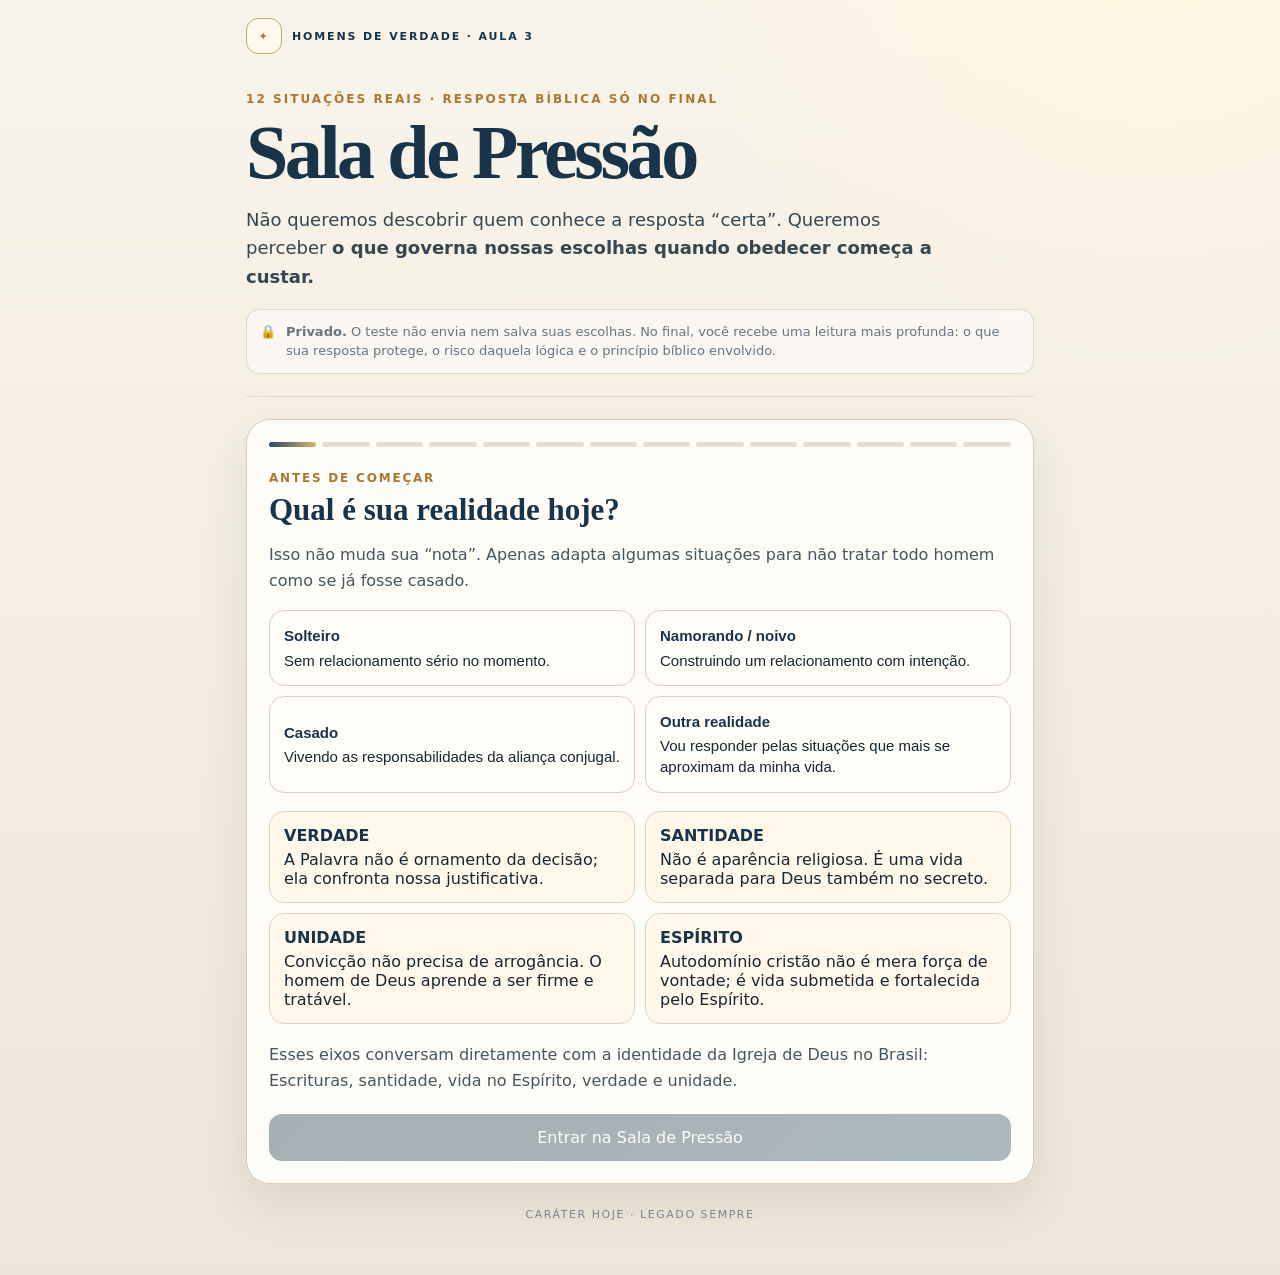
<file: sala-de-pressao.html>
<!doctype html>
<html lang="pt-BR">
<head>
<meta charset="utf-8">
<meta name="viewport" content="width=device-width,initial-scale=1,viewport-fit=cover">
<meta name="theme-color" content="#f5efe4">
<title>Sala de Pressão — Homens de Verdade</title>
<style>
:root{
 --paper:#f5efe4;--paper2:#fffaf1;--ink:#172633;--navy:#17344a;--navy2:#244b64;
 --gold:#a97832;--gold2:#d9b56c;--muted:#667581;--line:#d8cfbf;--sage:#71866e;
 --white:#fffdfa;--rose:#9c655b;--shadow:0 18px 50px rgba(40,52,60,.10)
}
*{box-sizing:border-box}
html{scroll-behavior:smooth}
body{margin:0;background:
 radial-gradient(circle at 90% -10%,#fff8df 0,transparent 28%),
 linear-gradient(180deg,#f9f4ea 0,#efe6d8 100%);
 color:var(--ink);font-family:Inter,ui-sans-serif,system-ui,-apple-system,Segoe UI,Roboto,Arial,sans-serif;min-height:100vh}
.app{max-width:820px;margin:auto;padding:18px 16px 54px}
.brand{display:flex;align-items:center;gap:10px;color:var(--navy);font-size:11px;letter-spacing:.17em;font-weight:900;text-transform:uppercase}
.crest{width:36px;height:36px;border:1px solid #c7a76b;border-radius:12px;display:grid;place-items:center;background:#fff9ed;color:var(--gold)}
.hero{padding:38px 0 22px;border-bottom:1px solid rgba(169,120,50,.18)}
.ey{color:var(--gold);font-size:12px;letter-spacing:.17em;font-weight:900;text-transform:uppercase}
h1,h2,h3{font-family:Georgia,'Times New Roman',serif}
h1{font-size:clamp(44px,10vw,76px);line-height:.93;letter-spacing:-.045em;margin:11px 0 16px;color:var(--navy)}
.lead{font-size:18px;line-height:1.58;color:#344752;max-width:700px}
.lock{display:flex;gap:10px;align-items:flex-start;color:var(--muted);font-size:13px;line-height:1.5;background:rgba(255,255,255,.52);padding:12px 13px;border-radius:13px;border:1px solid #e3d9c9}
.card{margin-top:22px;background:rgba(255,253,248,.95);border:1px solid #dacdbb;border-radius:24px;padding:22px;box-shadow:var(--shadow)}
.progress{display:flex;gap:6px;margin:0 0 24px}.bar{height:5px;flex:1;background:#e3ddd2;border-radius:999px}.bar.on{background:linear-gradient(90deg,var(--navy2),var(--gold2))}
.step{display:none}.step.active{display:block;animation:fade .2s ease}
@keyframes fade{from{opacity:.2;transform:translateY(6px)}to{opacity:1;transform:none}}
.num{color:var(--gold);font-weight:900;font-size:12px;letter-spacing:.15em;text-transform:uppercase}
h2{font-size:31px;line-height:1.08;margin:8px 0 10px;color:var(--navy)}
.ctx{color:#455661;line-height:1.62;font-size:16px}
.profile{display:grid;grid-template-columns:repeat(2,1fr);gap:10px;margin:16px 0}
.chip,.answer{border:1px solid var(--line);background:#fffdf8;color:var(--ink);border-radius:15px;padding:14px;text-align:left;cursor:pointer;font-size:15px;line-height:1.42;transition:.16s}
.chip:hover,.chip.sel,.answer:hover,.answer.sel{border-color:#b38a4c;background:#fff4dd;box-shadow:inset 0 0 0 1px rgba(169,120,50,.14)}
.chip b{display:block;color:var(--navy);margin-bottom:3px}
.q{font-weight:900;color:var(--navy);margin:18px 0 11px}
.answers{display:grid;gap:10px}.answer b{color:var(--gold);margin-right:7px}
.nav{display:flex;gap:10px;margin-top:20px}.btn{border:0;border-radius:13px;padding:14px 16px;font-weight:900;cursor:pointer;font:inherit}
.pri{flex:1;background:linear-gradient(135deg,var(--navy),var(--navy2));color:#fff}.sec{background:#f2ece2;color:var(--navy);border:1px solid var(--line)}.disabled{opacity:.38;pointer-events:none}
.note{font-size:12px;color:var(--muted);margin-top:10px}
.anchorGrid{display:grid;grid-template-columns:1fr 1fr;gap:10px;margin:18px 0}
.anchor{background:#fff8eb;border:1px solid #dfd2bd;border-radius:15px;padding:14px}.anchor b{color:var(--navy);display:block;margin-bottom:5px}
.resultHero{border:1px solid #cfb17a;border-radius:20px;padding:20px;background:linear-gradient(145deg,#fff9ec,#f7ead0)}
.resultHero .big{color:var(--gold);font-weight:900;font-size:17px}.resultHero h3{font-size:29px;margin:5px 0 8px;color:var(--navy)}
.map{display:grid;gap:9px;margin:18px 0}.metric{background:#fffdf8;border:1px solid var(--line);border-radius:14px;padding:12px}.mt{display:flex;justify-content:space-between;font-weight:800;font-size:13px}.track{height:8px;background:#e5ddd2;border-radius:999px;margin-top:8px;overflow:hidden}.fill{height:100%;background:linear-gradient(90deg,var(--navy2),var(--gold2));border-radius:999px}
.call{border-left:4px solid var(--gold);padding:13px 14px;background:#fbf3e5;border-radius:0 13px 13px 0;color:#4b5961;line-height:1.55}
.rev{border:1px solid var(--line);border-radius:17px;overflow:hidden;margin:13px 0;background:#fffdf9}.rh{padding:15px 16px;background:#f2eadf;color:var(--navy);font-weight:900}.rb{padding:16px;line-height:1.58;color:#4b5961}.your{color:var(--gold);font-weight:900}
.feedback{margin:11px 0;padding:12px 13px;border-radius:12px;background:#f7f2e9;border:1px solid #e3d9c9}.feedback b{color:var(--navy)}
.bib{margin-top:11px;padding:13px;border-radius:12px;background:#eef3f5;border:1px solid #d3dfe3}.bib b{color:var(--navy)}
.idb{margin-top:11px;padding:13px;border-radius:12px;background:#fbf0d8;border:1px solid #e5cf9f}.idb b{color:#7a5522}
.decision{margin-top:22px;border:1px solid #c7a76b;border-radius:18px;padding:18px;background:#fff9ed}.decision input{width:100%;border:1px solid var(--line);background:#fff;color:var(--ink);border-radius:12px;padding:13px;margin-top:7px;font:inherit}
.sources{margin-top:18px;font-size:12px;line-height:1.5;color:#74818a}
footer{text-align:center;margin-top:24px;color:#788690;font-size:11px;letter-spacing:.14em;text-transform:uppercase}
@media(max-width:600px){.card{padding:17px}.profile,.anchorGrid{grid-template-columns:1fr}h2{font-size:27px}}
</style>
</head>
<body>
<main class="app">
<div class="brand"><div class="crest">✦</div><span>Homens de Verdade · Aula 3</span></div>

<section class="hero">
 <div class="ey">12 situações reais · resposta bíblica só no final</div>
 <h1>Sala de Pressão</h1>
 <p class="lead">Não queremos descobrir quem conhece a resposta “certa”. Queremos perceber <strong>o que governa nossas escolhas quando obedecer começa a custar.</strong></p>
 <div class="lock"><span>🔒</span><span><b>Privado.</b> O teste não envia nem salva suas escolhas. No final, você recebe uma leitura mais profunda: o que sua resposta protege, o risco daquela lógica e o princípio bíblico envolvido.</span></div>
</section>

<section class="card">
<div id="progress" class="progress"></div>

<div id="intro" class="step active">
 <div class="num">Antes de começar</div>
 <h2>Qual é sua realidade hoje?</h2>
 <p class="ctx">Isso não muda sua “nota”. Apenas adapta algumas situações para não tratar todo homem como se já fosse casado.</p>
 <div class="profile" id="profile">
  <button class="chip" data-v="single"><b>Solteiro</b>Sem relacionamento sério no momento.</button>
  <button class="chip" data-v="dating"><b>Namorando / noivo</b>Construindo um relacionamento com intenção.</button>
  <button class="chip" data-v="married"><b>Casado</b>Vivendo as responsabilidades da aliança conjugal.</button>
  <button class="chip" data-v="other"><b>Outra realidade</b>Vou responder pelas situações que mais se aproximam da minha vida.</button>
 </div>
 <div class="anchorGrid">
  <div class="anchor"><b>VERDADE</b>A Palavra não é ornamento da decisão; ela confronta nossa justificativa.</div>
  <div class="anchor"><b>SANTIDADE</b>Não é aparência religiosa. É uma vida separada para Deus também no secreto.</div>
  <div class="anchor"><b>UNIDADE</b>Convicção não precisa de arrogância. O homem de Deus aprende a ser firme e tratável.</div>
  <div class="anchor"><b>ESPÍRITO</b>Autodomínio cristão não é mera força de vontade; é vida submetida e fortalecida pelo Espírito.</div>
 </div>
 <p class="ctx">Esses eixos conversam diretamente com a identidade da Igreja de Deus no Brasil: Escrituras, santidade, vida no Espírito, verdade e unidade.</p>
 <div class="nav"><button id="startBtn" class="btn pri disabled" onclick="start()">Entrar na Sala de Pressão</button></div>
</div>

<div id="quiz" class="step">
 <div class="num" id="qNum"></div>
 <h2 id="qTitle"></h2>
 <p class="ctx" id="qContext"></p>
 <div class="q">O que você faria?</div>
 <div class="answers" id="answers"></div>
 <div class="nav"><button class="btn sec" onclick="back()">Voltar</button><button id="nextBtn" class="btn pri disabled" onclick="advance()">Continuar</button></div>
 <div class="note">Não tente adivinhar o gabarito. Algumas alternativas são parcialmente corretas, mas revelam motivações diferentes.</div>
</div>

<div id="result" class="step">
 <div class="num">Seu resultado</div>
 <h2>Mapa de Pressão</h2>
 <div class="resultHero">
  <div class="big" id="score"></div>
  <h3 id="topTitle"></h3>
  <p class="ctx" id="topText"></p>
 </div>
 <div id="map" class="map"></div>
 <div class="call"><b>Não transforme o resultado em rótulo.</b> O teste não diagnostica seu coração. Ele apenas mostra padrões nas situações apresentadas. Leve o que fizer sentido para oração, conversa e decisão.</div>

 <h2 style="margin-top:28px">Agora, à luz da Bíblia</h2>
 <p class="ctx">A parte mais importante começa aqui. Você verá não apenas a alternativa mais madura, mas também <strong>o que havia de verdadeiro e de perigoso na lógica da sua escolha.</strong></p>
 <div id="reviews"></div>

 <div class="decision">
  <div class="num">Decisão final</div>
  <h3 style="font-size:25px;margin:6px 0 8px">Decida antes da próxima pressão.</h3>
  <label>Diante de Deus, decido que não negociarei…</label>
  <input id="nonneg" placeholder="Ex.: minha integridade, pureza, verdade, presença">
  <label style="display:block;margin-top:12px">…para obter…</label>
  <input id="obtain" placeholder="Ex.: aprovação, dinheiro, prazer, controle, reconhecimento">
  <div class="nav"><button class="btn pri" onclick="copyCommitment()">Copiar compromisso</button><button class="btn sec" onclick="restart()">Refazer</button></div>
 </div>

 <div class="sources">
  <b>Base denominacional usada nesta atividade:</b> a Igreja de Deus no Brasil declara a Bíblia como fundamento de fé, a santidade como modelo de vida, uma identidade pentecostal guiada pelo Espírito e, em sua Convenção, os valores Verdade, Santidade e Unidade. A missão oficial enfatiza comunicar o evangelho completo de Jesus Cristo no poder do Espírito e viver a Grande Comissão.
 </div>
</div>
</section>
<footer>Caráter hoje · legado sempre</footer>
</main>

<script>
var profileValue='';
var index=-1;
var chosen=[];
var pressureLabels={
 integrity:'Integridade / verdade',money:'Dinheiro / segurança',approval:'Aprovação',
 desire:'Desejo / pureza',recognition:'Reconhecimento',image:'Imagem / reputação',
 control:'Controle',comfort:'Conforto',belonging:'Pertencimento'
};

document.querySelectorAll('#profile .chip').forEach(function(b){
 b.onclick=function(){
  document.querySelectorAll('#profile .chip').forEach(function(x){x.classList.remove('sel')});
  b.classList.add('sel'); profileValue=b.getAttribute('data-v');
  document.getElementById('startBtn').classList.remove('disabled');
 }
});

function relationScenario(){
 if(profileValue==='married'){
  return {
   title:'A atenção que começou a fazer bem demais',
   context:'Seu casamento atravessa uma fase fria. Uma colega começa a admirar você, manda mensagens fora do expediente e você percebe que espera por elas. Nada físico aconteceu.',
   answers:[
    {t:'Continuo. Se nada físico aconteceu, ainda não ultrapassei a linha.',p:'desire',f:'Você protege a sensação de ser desejado. O problema é reduzir fidelidade ao ato consumado e ignorar o caminho do coração.'},
    {t:'Diminuo as mensagens, mas escondo isso em casa para evitar confusão.',p:'image',f:'Há percepção do risco, mas o segredo continua protegendo sua imagem. Limite sem verdade pode só empurrar o problema para frente.'},
    {t:'Reconheço o que essa atenção despertou em mim, estabeleço limites claros e trato com responsabilidade o que está acontecendo no meu casamento.',p:'integrity',f:'Essa escolha encara o desejo, protege a aliança e evita culpar a outra pessoa ou o casamento pela sua responsabilidade.'},
    {t:'Corto a pessoa de forma agressiva e conto para todos para mostrar que sou fiel.',p:'image',f:'Pode parecer zelo, mas transforma santidade em performance. Limites podem ser firmes sem humilhar ninguém.'}
   ],
   best:2,principle:'Fidelidade começa no coração, não apenas no ato.',bible:'Provérbios 4:23; Mateus 5:27-28; 1 Coríntios 6:12',
   deep:'Jesus não nos chama apenas a evitar o ponto final do pecado; chama a guardar o coração e interromper caminhos que começam a ganhar governo sobre nós.',
   idb:'Santidade, na tradição da Igreja de Deus, é modelo de vida. Isso inclui o secreto, as intenções e a forma como tratamos pessoas.'
  };
 }
 return {
  title:'O relacionamento que pede uma concessão',
  context: profileValue==='dating'
   ? 'Você gosta muito da pessoa com quem está se relacionando. Ela começa a pressionar limites físicos e espirituais que vocês haviam combinado. Você teme perder o relacionamento se insistir neles.'
   : 'Você conhece alguém de quem gosta muito. À medida que a relação se aproxima, percebe pressão para flexibilizar limites de pureza, fé e propósito para não perder a pessoa.',
  answers:[
   {t:'Flexibilizo. Se existe amor, não quero transformar regras em motivo para perder a pessoa.',p:'desire',f:'Você protege o vínculo, mas corre o risco de chamar medo de perder de “amor”. Amor bíblico não precisa destruir convicções para sobreviver.'},
   {t:'Mantenho o limite, mas sem explicar meu coração; a pessoa precisa simplesmente aceitar.',p:'control',f:'Há firmeza, mas pouca unidade. Convicção sem diálogo pode se tornar controle ou superioridade.'},
   {t:'Converso com clareza sobre limites e propósito, aceito o risco de perder a relação e procuro viver pureza com graça, prestação de contas e ajuda do Espírito.',p:'integrity',f:'Aqui o relacionamento deixa de ser senhor. Você une verdade, santidade e respeito à liberdade do outro.'},
   {t:'Termino imediatamente qualquer relacionamento em que exista tentação.',p:'comfort',f:'Fugir de ocasião de pecado pode ser sábio, mas tratar toda tensão como sinal automático para romper impede discernimento, conversa e crescimento.'}
  ],
  best:2,principle:'Nenhum relacionamento deve ocupar o lugar de senhor.',bible:'1 Tessalonicenses 4:3-5; 2 Timóteo 2:22; 1 Coríntios 6:12',
  deep:'Pureza cristã não é repressão nem medo do corpo. É aprender a amar sem usar o outro e sem entregar ao desejo uma autoridade que pertence a Cristo.',
  idb:'A ênfase da Igreja de Deus em santidade e vida no Espírito aponta para uma pureza vivida, não apenas para aparência ou regra externa.'
 };
}

function vocationScenario(){
 if(profileValue==='married'){
  return {
   title:'A oportunidade que quase tira você de casa',
   context:'Uma proposta praticamente dobra sua renda, mas durante dois anos você estará quase sempre ausente. Sua família precisa de recursos, mas também precisa de presença.',
   answers:[
    {t:'Aceito imediatamente. Prover financeiramente é minha principal responsabilidade.',p:'money',f:'Provisão é bíblica, mas reduzi-la a dinheiro pode transformar uma responsabilidade real em justificativa para abandonar outras.'},
    {t:'Recuso imediatamente. Família sempre vem antes de carreira.',p:'comfort',f:'Pode haver sabedoria em recusar, mas um slogan também pode impedir discernimento sobre temporada, necessidade e missão.'},
    {t:'Examino necessidade real, duração, impacto sobre esposa e filhos, alternativas e conselho; decido em unidade, não sozinho.',p:'integrity',f:'Essa resposta não promete uma única decisão para todos os casos; ela honra responsabilidade, aliança, conselho e discernimento.'},
    {t:'Aceito e depois compenso a ausência com presentes, viagens e qualidade de tempo.',p:'money',f:'Presentes podem expressar amor, mas não substituem presença, responsabilidade relacional e participação na vida da família.'}
   ],
   best:2,principle:'Provisão bíblica é responsabilidade integral, não apenas renda.',bible:'1 Timóteo 5:8; Efésios 5:25; Provérbios 15:22',
   deep:'Nem toda promoção é vontade de Deus, e nem toda renúncia profissional é maturidade. O teste é: quem participa da decisão, quais responsabilidades estão em jogo e que preço está sendo normalizado?',
   idb:'A igreja local ensina o casamento como compromisso de fidelidade e cuidado orientado a Cristo. A decisão profissional precisa conversar com essa aliança, não atropelá-la.'
  };
 }
 return {
  title:'A oportunidade que promete futuro',
  context:'Surge uma oportunidade excelente de carreira: mais dinheiro, visibilidade e portas abertas. Mas ela exigirá uma rotina que provavelmente eliminará comunhão, serviço, descanso e qualquer espaço de formação espiritual por um longo período.',
  answers:[
   {t:'Aceito. Sou solteiro; esta é a fase de acelerar e construir patrimônio.',p:'status',f:'Ser solteiro dá liberdade real, mas liberdade não significa ausência de senhorio, limites ou comunidade.'},
   {t:'Recuso qualquer trabalho que atrapalhe minha rotina atual de igreja.',p:'comfort',f:'A comunhão é essencial, mas vocação e missão também podem exigir mudanças. Maturidade não transforma rotina em ídolo.'},
   {t:'Avalio duração, propósito, impacto espiritual, saúde, responsabilidades e conselho; verifico se a oportunidade cabe na vida que Deus está formando em mim.',p:'integrity',f:'Essa escolha reconhece que solteiro também administra tempo, corpo, vocação, igreja, família e futuro diante de Deus.'},
   {t:'Aceito agora e penso na vida espiritual depois, quando estiver estabilizado.',p:'status',f:'O “depois” costuma ser uma das formas mais convincentes de adiar aquilo que dizemos ser central.'}
  ],
  best:2,principle:'Solteiro não é homem em espera; já é mordomo de uma vida inteira.',bible:'1 Coríntios 7:32-35; Mateus 6:33; Provérbios 15:22',
  deep:'A solteirice pode ser uma estação de grande disponibilidade para Deus, crescimento, serviço e construção. O objetivo não é impedir ambição, mas submeter ambição ao senhorio de Cristo.',
  idb:'A Grande Comissão e o discipulado pertencem a todo crente, casado ou solteiro. Vocação profissional não precisa competir com a missão; deve ser integrada a ela.'
 };
}

function buildQuestions(){
 return [
 {title:'O relatório',context:'Seu chefe pede que você apresente alguns números de forma mais favorável. Tecnicamente existe espaço para justificar. Uma promoção importante pode depender disso.',
  answers:[
   {t:'Faço. Não considero mentira e preciso pensar nas minhas responsabilidades.',p:'money',f:'Você reconhece responsabilidades reais, mas usa uma necessidade legítima para aliviar o peso da verdade.'},
   {t:'Faço só a parte que consigo defender tecnicamente.',p:'integrity',f:'Sua consciência está ativa, mas ainda existe o risco de usar tecnicidade para chamar concessão de prudência.'},
   {t:'Recuso imediatamente e deixo claro que isso é errado.',p:'image',f:'Há coragem, mas a verdade pode ser defendida de um jeito que produza desnecessariamente confronto, orgulho ou humilhação.'},
   {t:'Explico meu limite, proponho uma alternativa verdadeira e aceito o custo se não houver caminho limpo.',p:'integrity',f:'Aqui aparecem firmeza, respeito, criatividade e disposição para pagar o preço da verdade.'}],
  best:3,principle:'Verdade com firmeza e sabedoria.',bible:'Daniel 1:8-14; Provérbios 11:3; Efésios 4:25',
  deep:'Daniel não se contaminou, mas também não transformou convicção em grosseria. Ele decidiu, conversou e buscou uma forma sábia de permanecer fiel.',
  idb:'Verdade é um dos valores assumidos pela Convenção da Igreja de Deus. Santidade não é só o que evitamos; aparece na forma como trabalhamos e falamos.'},

 {title:'O dinheiro que ninguém percebeu',context:'Você recebe um valor maior do que deveria. Ninguém entra em contato. Você está financeiramente apertado.',
  answers:[
   {t:'Fico com o valor até alguém pedir de volta.',p:'money',f:'A passividade parece inocente, mas transfere para o outro a responsabilidade de corrigir algo que você já percebeu.'},
   {t:'Uso agora e, se cobrarem, devolvo depois.',p:'money',f:'A necessidade começa a governar o significado da honestidade. “Depois eu conserto” é exatamente o tipo de frase que normaliza concessões.'},
   {t:'Confirmo a origem antes de usar e devolvo se não for meu.',p:'integrity',f:'Essa escolha trata integridade como decisão anterior à fiscalização.'},
   {t:'Fico com parte porque minha necessidade é real e uso parte para uma boa causa.',p:'money',f:'Uma finalidade boa não muda a natureza do que não nos pertence.'}],
  best:2,principle:'Fidelidade no pouco e honestidade sem fiscalização.',bible:'Lucas 16:10; Provérbios 10:9; Efésios 4:28',
  deep:'A pergunta não é apenas “posso escapar?”. É “quem eu estou me tornando quando ninguém está olhando?”.',
  idb:'Santidade como modelo de vida alcança o bolso. Vida no Espírito não separa culto, finanças e caráter.'},

 relationScenario(),
 vocationScenario(),

 {title:'Quando outro homem recebe a oportunidade',context:'Você serve com dedicação e esperava ser escolhido para uma responsabilidade na igreja. Outra pessoa é chamada.',
  answers:[
   {t:'Diminuo meu serviço. Se não reconhecem meu valor, também não precisam de mim.',p:'recognition',f:'A dor é compreensível, mas o serviço começa a funcionar como negociação por reconhecimento.'},
   {t:'Continuo servindo, mas alimento comparação e distância.',p:'recognition',f:'A atividade continua; o coração, porém, começa a se retirar. Ressentimento silencioso também forma caráter.'},
   {t:'Reconheço a frustração, converso se necessário, trato comparação e continuo servindo sem fazer do cargo a condição da minha fidelidade.',p:'integrity',f:'Maturidade não exige fingir que não doeu; exige não entregar à dor o governo da resposta.'},
   {t:'Finjo que não me importo, porque homem espiritual não deveria sentir isso.',p:'image',f:'Negar a emoção não é o mesmo que submetê-la. O que é escondido pode continuar governando.'}],
  best:2,principle:'Serviço nasce de identidade, não de posição.',bible:'Colossenses 3:23-24; Filipenses 2:3-5; Marcos 10:43-45',
  deep:'O teste não é se você deseja crescer ou liderar. É se o chamado continua valendo quando o aplauso vai para outro homem.',
  idb:'Unidade não é ausência de frustração; é aprender a tratar ambição e comparação sem ferir o corpo de Cristo.'},

 {title:'Todo mundo faz',context:'Seu grupo de amigos normalizou algo que você considera errado. Discordar pode mudar seu lugar no grupo.',
  answers:[
   {t:'Faço junto para não parecer radical.',p:'belonging',f:'Pertencimento começa a definir convicção. O ambiente passa a dizer quem você precisa ser para continuar dentro.'},
   {t:'Permaneço presente, mas não participo; se perguntarem, explico com respeito.',p:'integrity',f:'Você preserva relação sem entregar convicção. Nem toda fidelidade exige romper vínculos; às vezes exige permanecer diferente.'},
   {t:'Confronto todos de forma dura para deixar claro de que lado estou.',p:'image',f:'Pode existir verdade na posição e pecado na postura. Convicção não autoriza desprezo.'},
   {t:'Evito pensar sobre isso e sigo o fluxo.',p:'belonging',f:'Não decidir também decide: a pressão do grupo assume o lugar do discernimento.'}],
  best:1,principle:'Não conformidade com mansidão.',bible:'Romanos 12:2; 1 Pedro 3:15-16; 1 Coríntios 15:33',
  deep:'O homem bíblico não precisa ser cópia do ambiente nem inimigo de quem pensa diferente. Ele sabe a quem pertence e, por isso, pode permanecer respeitoso.',
  idb:'Verdade e Unidade precisam andar juntas. Verdade sem amor vira arma; unidade sem verdade vira conformidade.'},

 {title:'O erro que ninguém viu',context:'Você comete um erro sério. Há chance real de que ninguém descubra, e assumir pode custar sua imagem.',
  answers:[
   {t:'Espero. Se ninguém perceber, não faz sentido criar um problema.',p:'image',f:'A imagem passa a decidir quando a verdade deve aparecer.'},
   {t:'Corrijo silenciosamente e sigo em frente.',p:'image',f:'Corrigir é melhor que ignorar, mas ainda pode faltar responsabilidade diante de quem foi afetado.'},
   {t:'Assumo com quem precisa saber, participo da correção e aprendo com o erro.',p:'integrity',f:'Verdade e responsabilidade custam imagem no curto prazo, mas protegem caráter e confiança no longo prazo.'},
   {t:'Procuro uma explicação que distribua a culpa.',p:'control',f:'Dividir contexto pode ser justo; diluir responsabilidade para preservar reputação é outra coisa.'}],
  best:2,principle:'Confissão responsável em vez de autoproteção.',bible:'Provérbios 28:13; Tiago 5:16; Efésios 4:25',
  deep:'Confessar não significa exposição indiscriminada. Significa parar de usar segredo para proteger uma versão de si mesmo.',
  idb:'Santidade não exige perfeição performática; exige uma vida que se deixa corrigir pela Palavra e pelo Espírito.'},

 {title:'Quando alguém corrige você',context:'Sua esposa, um amigo, líder ou chefe aponta uma falha. A forma foi ruim e você discorda de parte do conteúdo.',
  answers:[
   {t:'Respondo na hora e mostro onde a pessoa também está errada.',p:'image',f:'Pode haver injustiça real, mas a urgência em devolver a acusação costuma proteger a imagem antes de examinar a verdade.'},
   {t:'Fico calado, mas descarto tudo por causa da forma.',p:'control',f:'Silêncio externo não garante humildade. A forma ruim pode virar desculpa para evitar o conteúdo.'},
   {t:'Escuto, separo forma de conteúdo, examino diante de Deus e depois respondo com clareza.',p:'integrity',f:'Essa escolha une mansidão, discernimento e limites. Você não precisa aceitar tudo para aprender alguma coisa.'},
   {t:'Aceito tudo sem avaliar, porque humildade é nunca se defender.',p:'approval',f:'Humildade não é apagar discernimento nem permitir abuso. Cristo não nos chama à passividade sem verdade.'}],
  best:2,principle:'Ser ensinável sem abandonar discernimento.',bible:'Tiago 1:19-20; Provérbios 12:15; 15:31-32',
  deep:'O ego pergunta “como eu me defendo?”. A sabedoria pergunta primeiro “há alguma verdade aqui que eu preciso receber?”.',
  idb:'Unidade cristã não é silêncio forçado. Ela exige verdade, humildade, correção e reconciliação.'},

 {title:'O secreto digital',context:'Você está cansado, sozinho e emocionalmente vulnerável. No celular, existe acesso imediato a conteúdo ou conversa que alimenta desejo e que você sabe que deveria evitar.',
  answers:[
   {t:'Eu cedo. Preciso aliviar a tensão; depois oro e recomeço.',p:'comfort',f:'A graça de Deus é real, mas usá-la previamente como justificativa transforma arrependimento em licença.'},
   {t:'Vou até perto do limite, mas paro antes de algo “grave”.',p:'desire',f:'A pergunta vira “até onde posso ir?” em vez de “o que está me dominando?”.'},
   {t:'Reconheço minha vulnerabilidade, saio do ambiente, uso limites práticos, oro e procuro ajuda quando necessário.',p:'integrity',f:'Aqui santidade envolve corpo, ambiente, comunidade, decisão e dependência do Espírito — não apenas força mental.'},
   {t:'Finjo que não sinto desejo e tento vencer sozinho.',p:'image',f:'Negar a realidade pode aumentar vergonha e isolamento. Confissão e limites são mais fortes que performance.'}],
  best:2,principle:'Santidade prática e liberdade do domínio dos apetites.',bible:'1 Coríntios 6:12; 2 Timóteo 2:22; Gálatas 5:16,22-25',
  deep:'O alvo não é virar um homem que “não sente”. É tornar-se um homem em quem desejo deixou de ocupar o trono.',
  idb:'A tradição pentecostal da Igreja de Deus fala de santificação pela Palavra e pelo Espírito. Autodomínio é fruto do Espírito, mas também pede decisões concretas.'},

 {title:'Quando o sucesso pede silêncio',context:'Você recebe a oportunidade que desejava. Para continuar crescendo, percebe que será tentado a esconder ou relativizar convicções importantes.',
  answers:[
   {t:'Aceito tudo agora. Quando tiver mais influência, volto a ser firme.',p:'status',f:'O “depois” pode ser uma forma sofisticada de vender hoje aquilo que você diz querer usar amanhã.'},
   {t:'Recuso qualquer ambiente que não compartilhe da minha fé.',p:'comfort',f:'Protege você da tensão, mas pode confundir santidade com isolamento e enfraquecer presença missionária.'},
   {t:'Distingo adaptação legítima de deslealdade; permaneço e sirvo onde posso aprender sem entregar o centro.',p:'integrity',f:'Daniel é um bom exemplo: aprendeu a língua e serviu no sistema, mas decidiu onde não negociaria.'},
   {t:'Adoto a linguagem e os valores do ambiente para preservar influência.',p:'approval',f:'Influência comprada pela perda da própria convicção se torna assimilação, não missão.'}],
  best:2,principle:'Presença sem assimilação.',bible:'Daniel 1; Romanos 12:2; Mateus 5:13-16',
  deep:'A pergunta não é “posso estar neste ambiente?”. É “posso estar aqui sem permitir que este ambiente se torne meu senhor?”.',
  idb:'A missão da Igreja de Deus enfatiza comunicar o evangelho completo e viver a Grande Comissão. Santidade não é fuga do mundo; é presença fiel nele.'},

 {title:'Quando você perde o controle',context:'Uma situação importante sai completamente do seu planejamento. Manipular pessoas ou informações aumentaria muito a chance de conseguir o resultado que deseja.',
  answers:[
   {t:'Pressiono. Liderança exige fazer acontecer.',p:'control',f:'Responsabilidade vira domínio. Um resultado bom não santifica meios manipuladores.'},
   {t:'Não faço nada. Se Deus quiser, Ele resolve.',p:'comfort',f:'Confiança em Deus não é passividade. Fé bíblica age sem tentar ocupar o lugar de Deus.'},
   {t:'Faço tudo que é legítimo, comunico com verdade e aceito que o resultado final não está sob meu controle.',p:'integrity',f:'Aqui existe responsabilidade sem senhorio: você age com diligência, mas não precisa controlar pessoas para se sentir seguro.'},
   {t:'Mudo alguns fatos porque o objetivo é bom e todos serão beneficiados.',p:'control',f:'O fim bom não purifica meio falso. A verdade continua sendo parte da obediência.'}],
  best:2,principle:'Responsabilidade sem usurpar o lugar de Deus.',bible:'Provérbios 16:9; Tiago 4:13-15; Salmo 37:5',
  deep:'Controle promete segurança, mas frequentemente revela medo. Fé madura não é ausência de planejamento; é planejamento sem idolatria do resultado.',
  idb:'Vida guiada pelo Espírito significa agir e depender: nem manipulação, nem passividade espiritualizada.'},

 {title:'Getsêmani',context:'Você sabe qual é a decisão fiel, mas sinceramente não quer tomá-la. Ela custa conforto, orgulho, desejo ou segurança e talvez não produza recompensa imediata.',
  answers:[
   {t:'Espero até sentir vontade. Obediência sem vontade seria falsa.',p:'comfort',f:'Sinceridade emocional importa, mas fazer da vontade momentânea a autoridade final entrega ao desejo o governo da vida.'},
   {t:'Obedeço, mas finjo que não está doendo.',p:'image',f:'Obediência é valiosa, mas negar angústia pode transformar espiritualidade em performance.'},
   {t:'Digo a verdade a Deus sobre o que eu quero, submeto minha vontade ao Pai e obedeço.',p:'integrity',f:'Essa é a lógica de Getsêmani: desejo real, dor real e submissão real.'},
   {t:'Se está doendo tanto, provavelmente Deus não quer isso para mim.',p:'comfort',f:'Nem toda dor é vontade de Deus, mas sofrimento também não é prova automática de que estamos fora da vontade dEle.'}],
  best:2,principle:'O desejo pode ser real sem ser soberano.',bible:'Lucas 22:39-46; Lucas 9:23',
  deep:'Jesus não encena ausência de vontade. Ele ora a partir da angústia e, ainda assim, entrega ao Pai a palavra final. O discipulado cristão chega ao centro: quem governa?',
  idb:'O evangelho completo não termina em autocontrole humano. Ele nos chama a uma vida santificada, dependente do Espírito e submetida a Cristo.'}
 ];
}

var Q=[];
var answersChosen=[];

function setProgress(){
 var p=document.getElementById('progress');p.innerHTML='';
 var total=14;var pos=index<0?0:(index<Q.length?index+1:total-1);
 for(var n=0;n<total;n++){var b=document.createElement('div');b.className='bar'+(n<=pos?' on':'');p.appendChild(b)}
}
function showOnly(el){
 [document.getElementById('intro'),document.getElementById('quiz'),document.getElementById('result')].forEach(function(x){x.classList.remove('active')});
 el.classList.add('active');document.querySelector('.card').scrollIntoView({behavior:'smooth',block:'start'});
}
function shuffleAnswers(q){
 var originalBest=q.best;
 var tagged=q.answers.map(function(a,idx){return {a:a,idx:idx}});
 for(var i=tagged.length-1;i>0;i--){
  var j=Math.floor(Math.random()*(i+1));
  var tmp=tagged[i];tagged[i]=tagged[j];tagged[j]=tmp;
 }
 q.answers=tagged.map(function(x){return x.a});
 q.best=tagged.findIndex(function(x){return x.idx===originalBest});
 return q;
}
function start(){
 Q=buildQuestions().map(shuffleAnswers);
 answersChosen=Array(Q.length).fill(null);
 index=0;
 renderQuestion();
}
function renderQuestion(){
 showOnly(document.getElementById('quiz'));setProgress();
 var q=Q[index];document.getElementById('qNum').textContent=(index+1)+' de '+Q.length;
 document.getElementById('qTitle').textContent=q.title;document.getElementById('qContext').textContent=q.context;
 var box=document.getElementById('answers');box.innerHTML='';
 q.answers.forEach(function(a,n){
  var btn=document.createElement('button');btn.className='answer'+(answersChosen[index]===n?' sel':'');
  btn.innerHTML='<b>'+String.fromCharCode(65+n)+')</b>'+a.t;
  btn.onclick=function(){answersChosen[index]=n;renderQuestion()};box.appendChild(btn);
 });
 document.getElementById('nextBtn').classList.toggle('disabled',answersChosen[index]===null);
}
function back(){
 if(index===0){index=-1;showOnly(document.getElementById('intro'));setProgress()}
 else{index--;renderQuestion()}
}
function advance(){
 if(answersChosen[index]===null)return;
 if(index<Q.length-1){index++;renderQuestion()}else{showResults()}
}
function showResults(){
 index=Q.length;showOnly(document.getElementById('result'));setProgress();
 var aligned=0,press={};
 Q.forEach(function(q,n){
  if(answersChosen[n]===q.best)aligned++;
  else{var p=q.answers[answersChosen[n]].p;press[p]=(press[p]||0)+1}
 });
 var sorted=Object.entries(press).sort(function(a,b){return b[1]-a[1]});
 var top=sorted[0];
 document.getElementById('score').textContent=aligned+' de '+Q.length+' decisões se aproximaram da resposta mais madura proposta';
 document.getElementById('topTitle').textContent=top?'Pressão que mais apareceu: '+pressureLabels[top[0]]:'Boa consistência nas situações';
 document.getElementById('topText').textContent=top
  ?'Nas escolhas deste teste, '+pressureLabels[top[0]].toLowerCase()+' apareceu com maior frequência quando você se afastou do princípio central. Não é um diagnóstico; é uma pista para reflexão.'
  :'Suas escolhas mostraram boa consistência com os princípios apresentados. O próximo passo é transformar convicção em prática antes da pressão.';
 var map=document.getElementById('map');map.innerHTML='';
 var max=1;Object.values(press).forEach(function(v){if(v>max)max=v});
 Object.keys(pressureLabels).forEach(function(k){
  var v=press[k]||0;var m=document.createElement('div');m.className='metric';
  m.innerHTML='<div class="mt"><span>'+pressureLabels[k]+'</span><span>'+v+'</span></div><div class="track"><div class="fill" style="width:'+((v/max)*100)+'%"></div></div>';
  map.appendChild(m);
 });
 var list=document.getElementById('reviews');list.innerHTML='';
 Q.forEach(function(q,n){
  var picked=q.answers[answersChosen[n]];var best=q.answers[q.best];
  var item=document.createElement('div');item.className='rev';
  item.innerHTML=
   '<div class="rh">'+(n+1)+'. '+q.title+'</div>'+
   '<div class="rb">'+
   '<div class="your">Sua escolha: '+String.fromCharCode(65+answersChosen[n])+') '+picked.t+'</div>'+
   '<div class="feedback"><b>O que essa escolha revela ou tenta proteger:</b><br>'+picked.f+'</div>'+
   '<p><b>Princípio em disputa:</b> '+q.principle+'</p>'+
   '<p>'+q.deep+'</p>'+
   '<div class="bib"><b>À luz da Bíblia:</b> '+q.bible+'<br><br><b>Resposta mais madura neste cenário:</b> '+String.fromCharCode(65+q.best)+') '+best.t+'</div>'+
   '<div class="idb"><b>Lente Igreja de Deus:</b><br>'+q.idb+'</div>'+
   '</div>';
  list.appendChild(item);
 });
}
function copyCommitment(){
 var a=document.getElementById('nonneg').value.trim()||'________';
 var b=document.getElementById('obtain').value.trim()||'________';
 var t='Diante de Deus, decido que não negociarei '+a+' para obter '+b+'.';
 if(navigator.clipboard){navigator.clipboard.writeText(t).then(function(){alert('Compromisso copiado.')}).catch(function(){prompt('Copie:',t)})}
 else{prompt('Copie:',t)}
}
function restart(){
 profileValue='';document.querySelectorAll('#profile .chip').forEach(function(x){x.classList.remove('sel')});
 document.getElementById('startBtn').classList.add('disabled');index=-1;Q=[];answersChosen=[];
 showOnly(document.getElementById('intro'));setProgress();window.scrollTo({top:0,behavior:'smooth'});
}
setProgress();
</script>
</body>
</html>
</file>
<file: style.css>
:root{
  --navy:#071b2f; --blue:#0d2f4f; --gold:#d6a84b; --gold2:#f1d27a; --white:#fff; --muted:#d7dce2;
}
*{box-sizing:border-box}
body{margin:0;font-family:Montserrat,Arial,sans-serif;background:#071b2f;color:white}
.hero{
  min-height:92vh;display:flex;align-items:center;justify-content:center;text-align:center;padding:40px 20px;
  background:linear-gradient(135deg,rgba(7,27,47,.97),rgba(13,47,79,.85)),radial-gradient(circle at 20% 80%,rgba(214,168,75,.38),transparent 30%);
}
.hero-content{max-width:940px}
.badge{display:inline-block;border:1px solid var(--gold);color:var(--gold2);padding:10px 18px;border-radius:50px;font-weight:700;margin-bottom:25px}
h1{font-family:Merriweather,serif;font-size:clamp(3rem,8vw,7rem);margin:0;color:var(--gold2);text-transform:uppercase;letter-spacing:2px;text-shadow:0 10px 25px rgba(0,0,0,.5)}
.hero h2{font-size:clamp(1.3rem,3vw,2.4rem);margin:18px 0;color:white}
.lead{font-size:1.2rem;line-height:1.7;color:var(--muted);max-width:760px;margin:0 auto 34px}
.cta,button{display:inline-block;background:linear-gradient(135deg,var(--gold),var(--gold2));color:#071b2f;text-decoration:none;border:0;padding:16px 28px;border-radius:10px;font-weight:800;cursor:pointer;transition:.2s}
.cta:hover,button:hover{transform:translateY(-2px)}
.container{max-width:1120px;margin:0 auto;padding:80px 22px}
.intro{background:#0a223b}
.intro h2,.form-text h2{color:var(--gold2);font-size:2.4rem;margin-top:0}
.intro p,.form-text p,li{line-height:1.8;color:var(--muted)}
.cards{display:grid;grid-template-columns:repeat(4,1fr);gap:18px;margin-top:34px}
.card{background:rgba(255,255,255,.06);border:1px solid rgba(214,168,75,.3);border-radius:18px;padding:24px;min-height:170px}
.card h3{color:var(--gold2);font-size:1.4rem;margin-top:0}
.quote{background:linear-gradient(90deg,#061421,#0d2f4f,#061421);border-top:1px solid rgba(214,168,75,.3);border-bottom:1px solid rgba(214,168,75,.3)}
.quote .container{padding:42px 22px}
.quote p{font-family:Merriweather,serif;text-align:center;color:var(--gold2);font-size:clamp(1.4rem,3vw,2.3rem);line-height:1.5}
.form-section{background:#071b2f}
.form-grid{display:grid;grid-template-columns:.9fr 1.1fr;gap:40px;align-items:start}
form{background:#fff;color:#071b2f;border-radius:22px;padding:30px;box-shadow:0 25px 70px rgba(0,0,0,.35)}
label{display:block;font-weight:800;margin:16px 0 7px}
input,select,textarea{width:100%;padding:14px;border:1px solid #c8d0da;border-radius:10px;font-family:Montserrat,Arial,sans-serif;font-size:1rem}
.check{display:flex;gap:12px;align-items:flex-start;margin:16px 0}.check input{width:auto;margin-top:4px}.check span{line-height:1.5}
button{width:100%;font-size:1rem;margin-top:10px}#mensagem{font-weight:800;text-align:center;margin-top:18px}
footer{text-align:center;padding:28px;background:#03101d;color:#b8c1cc}
@media(max-width:860px){.cards{grid-template-columns:1fr}.form-grid{grid-template-columns:1fr}.container{padding:56px 18px}}
</file>
